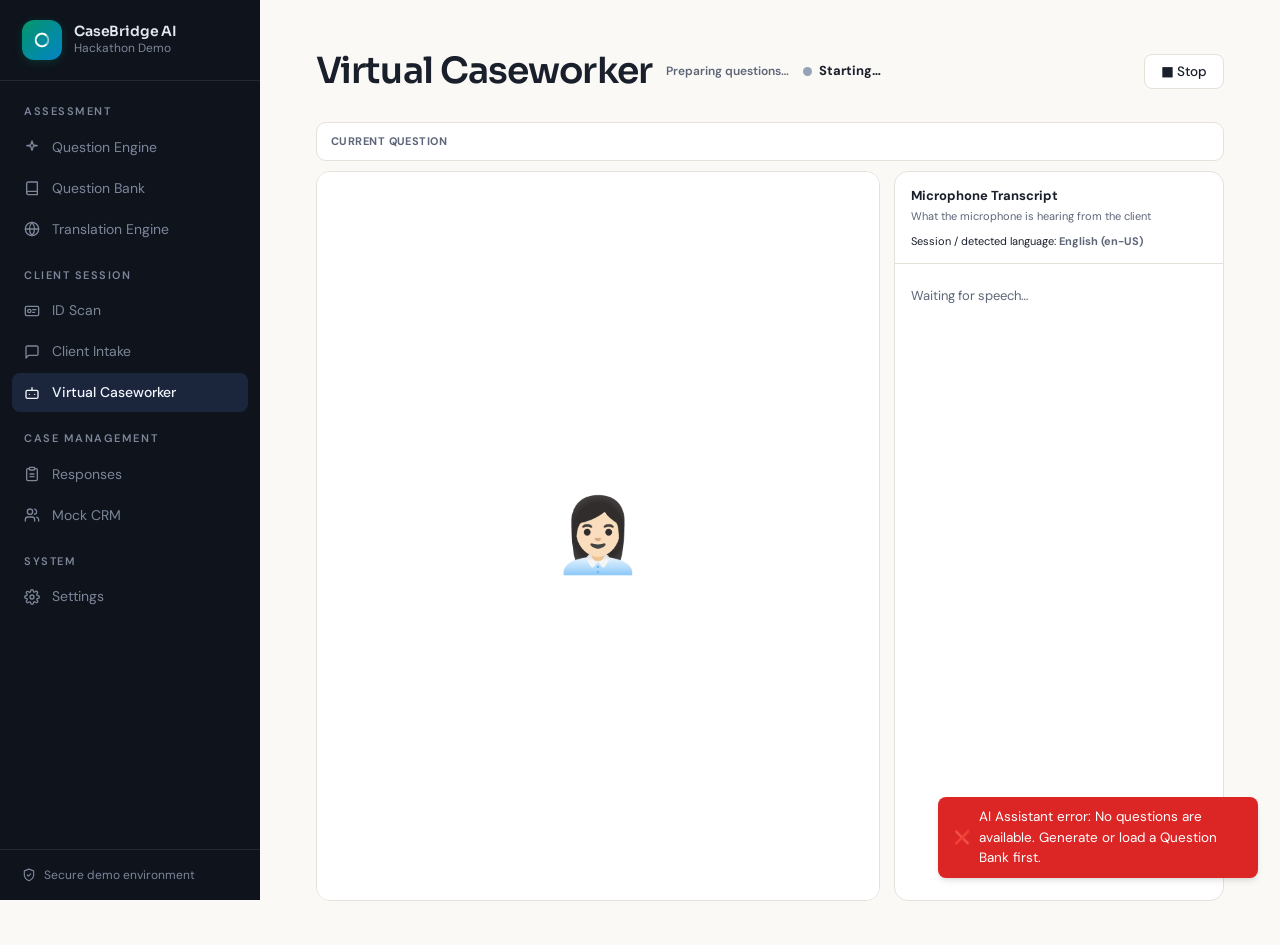
<file: ai-assistant.html>
<!DOCTYPE html>
<html lang="en">

<head>
  <meta charset="UTF-8">
  <meta name="viewport" content="width=device-width, initial-scale=1.0">
  <title>Virtual Caseworker — CaseBridge AI</title>
  <link rel="icon" type="image/svg+xml" href="favicon.svg">
  <link rel="preconnect" href="https://fonts.googleapis.com">
  <link rel="preconnect" href="https://fonts.gstatic.com" crossorigin>
  <link rel="stylesheet"
    href="https://fonts.googleapis.com/css2?family=DM+Sans:wght@400;500;600;700&family=Sora:wght@500;600;700&display=swap">
  <link rel="stylesheet" href="css/app.css?v=57">
</head>

<body data-page="assistant">
  <div class="layout">
    <aside class="sidebar">
      <div class="sidebar-logo">
        <div class="logo-icon">
          <svg viewBox="0 0 32 32" fill="none">
            <path d="M22 8 a10 10 0 1 0 0 16" stroke="#fff" stroke-width="3.2" stroke-linecap="round" fill="none" />
            <path d="M10 8 a10 10 0 1 1 0 16" stroke="#fff" stroke-width="3.2" stroke-linecap="round" fill="none"
              opacity=".55" />
          </svg>
        </div>
        <div>
          <div class="logo-text">CaseBridge AI</div>
          <div class="logo-sub">Hackathon Demo</div>
        </div>
      </div>
      <nav class="nav">
        <div class="nav-section">ASSESSMENT</div>
        <a class="nav-item" href="question-engine.html"><span class="nav-icon"><svg viewBox="0 0 24 24" fill="none"
              stroke="currentColor" stroke-width="2" stroke-linecap="round" stroke-linejoin="round">
              <path d="M12 3l1.9 5.8L20 10l-6.1 1.2L12 17l-1.9-5.8L4 10l6.1-1.2z" />
            </svg></span>Question Engine</a>
        <a class="nav-item" href="question-bank.html"><span class="nav-icon"><svg viewBox="0 0 24 24" fill="none"
              stroke="currentColor" stroke-width="2" stroke-linecap="round" stroke-linejoin="round">
              <path d="M4 19.5A2.5 2.5 0 0 1 6.5 17H20V3H6.5A2.5 2.5 0 0 0 4 5.5z" />
              <path d="M4 19.5A2.5 2.5 0 0 0 6.5 22H20v-5" />
            </svg></span>Question Bank</a>
        <a class="nav-item" href="translation.html"><span class="nav-icon"><svg viewBox="0 0 24 24" fill="none"
              stroke="currentColor" stroke-width="2" stroke-linecap="round" stroke-linejoin="round">
              <circle cx="12" cy="12" r="10" />
              <path d="M2 12h20M12 2a15 15 0 0 1 0 20M12 2a15 15 0 0 0 0 20" />
            </svg></span>Translation Engine</a>
        <div class="nav-section">CLIENT SESSION</div>
        <a class="nav-item" href="id-scan.html"><span class="nav-icon"><svg viewBox="0 0 24 24" fill="none"
              stroke="currentColor" stroke-width="2" stroke-linecap="round" stroke-linejoin="round">
              <rect x="2" y="5" width="20" height="14" rx="2" />
              <circle cx="8" cy="12" r="2.5" />
              <path d="M13 10h5M13 14h3" />
            </svg></span>ID Scan</a>
        <a class="nav-item" href="interview.html"><span class="nav-icon"><svg viewBox="0 0 24 24" fill="none"
              stroke="currentColor" stroke-width="2" stroke-linecap="round" stroke-linejoin="round">
              <path d="M21 15a2 2 0 0 1-2 2H7l-4 4V5a2 2 0 0 1 2-2h14a2 2 0 0 1 2 2z" />
            </svg></span>Client Intake</a>
        <a class="nav-item active" href="ai-assistant.html"><span class="nav-icon"><svg viewBox="0 0 24 24" fill="none"
              stroke="currentColor" stroke-width="2" stroke-linecap="round" stroke-linejoin="round">
              <rect x="3" y="8" width="18" height="12" rx="2" />
              <path d="M12 8V4M8 14h.01M16 14h.01" />
            </svg></span>Virtual Caseworker</a>
        <div class="nav-section">CASE MANAGEMENT</div>
        <a class="nav-item" href="responses.html"><span class="nav-icon"><svg viewBox="0 0 24 24" fill="none"
              stroke="currentColor" stroke-width="2" stroke-linecap="round" stroke-linejoin="round">
              <rect x="8" y="2" width="8" height="4" rx="1" />
              <path d="M16 4h2a2 2 0 0 1 2 2v14a2 2 0 0 1-2 2H6a2 2 0 0 1-2-2V6a2 2 0 0 1 2-2h2M9 12h6M9 16h6" />
            </svg></span>Responses</a>
        <a class="nav-item" href="crm.html"><span class="nav-icon"><svg viewBox="0 0 24 24" fill="none"
              stroke="currentColor" stroke-width="2" stroke-linecap="round" stroke-linejoin="round">
              <path d="M16 21v-2a4 4 0 0 0-4-4H6a4 4 0 0 0-4 4v2" />
              <circle cx="9" cy="7" r="4" />
              <path d="M22 21v-2a4 4 0 0 0-3-3.87" />
              <path d="M16 3.13a4 4 0 0 1 0 7.75" />
            </svg></span>Mock CRM</a>
        <div class="nav-section">SYSTEM</div>
        <a class="nav-item" href="settings.html"><span class="nav-icon"><svg viewBox="0 0 24 24" fill="none"
              stroke="currentColor" stroke-width="2" stroke-linecap="round" stroke-linejoin="round">
              <circle cx="12" cy="12" r="3" />
              <path
                d="M19.4 15a1.7 1.7 0 0 0 .3 1.8l.1.1a2 2 0 1 1-2.8 2.8l-.1-.1a1.7 1.7 0 0 0-1.8-.3 1.7 1.7 0 0 0-1 1.5V21a2 2 0 0 1-4 0v-.1a1.7 1.7 0 0 0-1.1-1.5 1.7 1.7 0 0 0-1.8.3l-.1.1a2 2 0 1 1-2.8-2.8l.1-.1a1.7 1.7 0 0 0 .3-1.8 1.7 1.7 0 0 0-1.5-1H3a2 2 0 0 1 0-4h.1a1.7 1.7 0 0 0 1.5-1.1 1.7 1.7 0 0 0-.3-1.8l-.1-.1a2 2 0 1 1 2.8-2.8l.1.1a1.7 1.7 0 0 0 1.8.3H9a1.7 1.7 0 0 0 1-1.5V3a2 2 0 0 1 4 0v.1a1.7 1.7 0 0 0 1 1.5 1.7 1.7 0 0 0 1.8-.3l.1-.1a2 2 0 1 1 2.8 2.8l-.1.1a1.7 1.7 0 0 0-.3 1.8V9a1.7 1.7 0 0 0 1.5 1H21a2 2 0 0 1 0 4h-.1a1.7 1.7 0 0 0-1.5 1z" />
            </svg></span>Settings</a>
      </nav>
      <div class="sidebar-foot"><svg viewBox="0 0 24 24" fill="none" stroke="currentColor" stroke-width="2"
          stroke-linecap="round" stroke-linejoin="round">
          <path d="M12 22s8-4 8-10V5l-8-3-8 3v7c0 6 8 10 8 10z" />
          <path d="m9 12 2 2 4-4" />
        </svg>Secure demo environment</div>
    </aside>
    <main class="main">
      <section id="sec-assistant">
        <div class="page-header" style="display:flex;align-items:center;justify-content:space-between;gap:14px">
          <div style="display:flex;align-items:center;gap:14px;flex-wrap:wrap">
            <h1 style="margin:0">Virtual Caseworker</h1>
            <span id="aa-progress" style="font-size:12px;color:var(--text-muted);font-weight:600">Preparing
              questions…</span>

            <div style="display:flex;align-items:center;gap:7px">
              <span id="aa-status-dot"
                style="width:9px;height:9px;border-radius:50%;background:#94a3b8;display:inline-block"></span>
              <strong id="aa-status" style="font-size:13px">Starting…</strong>
            </div>
          </div>

          <button id="aa-stop-btn" class="btn btn-secondary" onclick="aaStop()">■ Stop</button>
        </div>

        <div
          style="background:var(--surface);border:1px solid var(--border);border-radius:10px;padding:10px 14px;margin-bottom:10px;display:flex;align-items:center;gap:10px">
          <span
            style="font-size:11px;font-weight:700;color:var(--text-muted);text-transform:uppercase;letter-spacing:.04em">Current
            question</span>
          <span id="aa-current-question" style="font-size:13px;font-weight:600;color:var(--text)"></span>
        </div>

        <div
          style="display:grid;grid-template-columns:minmax(0,1fr) 330px;gap:14px;align-items:stretch;height:calc(100vh - 170px);min-height:650px">
          <div id="aa-remote-video" style="
            width:100%;
            height:100%;
            min-height:650px;
            background:#fff;
            border-radius:14px;
            overflow:hidden;
            position:relative;
            border:1px solid var(--border);
          ">
            <div id="aa-overlay" style="
              position:absolute;
              inset:0;
              display:flex;
              align-items:center;
              justify-content:center;
              background:#fff;
              z-index:2;
            ">
              <div style="font-size:72px">👩🏻‍💼</div>
            </div>
          </div>

          <aside
            style="background:#fff;border:1px solid var(--border);border-radius:14px;display:flex;flex-direction:column;min-height:0;overflow:hidden">
            <div style="padding:14px 16px;border-bottom:1px solid var(--border)">
              <div style="font-size:13px;font-weight:700;color:var(--text)">Microphone Transcript</div>
              <div style="font-size:11px;color:var(--text-muted);margin-top:3px">What the microphone is hearing from the
                client</div>
              <div style="margin-top:8px;font-size:11px">Session / detected language: <strong id="aa-detected-language"
                  style="color:var(--text-muted)">English (en-US)</strong></div>
            </div>
            <div style="padding:14px 16px;display:flex;flex-direction:column;min-height:0;flex:1">
              <div id="aa-transcript-empty" style="font-size:13px;color:var(--text-muted);padding:8px 0">Waiting for
                speech…</div>
              <div id="aa-transcript-live"
                style="display:none;padding:10px 12px;margin-bottom:10px;border-radius:8px;background:#eff6ff;color:#1d4ed8;font-size:14px;line-height:1.5;font-style:italic">
              </div>
              <div id="aa-transcript-final" style="min-height:0;overflow-y:auto;flex:1"></div>
            </div>
          </aside>
        </div>

        <audio id="aa-audio" autoplay playsinline preload="auto" style="display:none"></audio>
      </section>
    </main>
  </div>
  <div class="toast-container" id="toast-container"></div>

  <script src="config.js"></script>
  <script src="js/app.js?v=58"></script>
  <script src="js/gemini-avatar.js?v=53"></script>
  <script src="js/gemini-transcribe.js?v=56"></script>
  <script src="js/gemini-live-stt.js?v=59"></script>
  <script src="js/virtual-caseworker.js?v=60"></script>
</body>

</html>
</file>
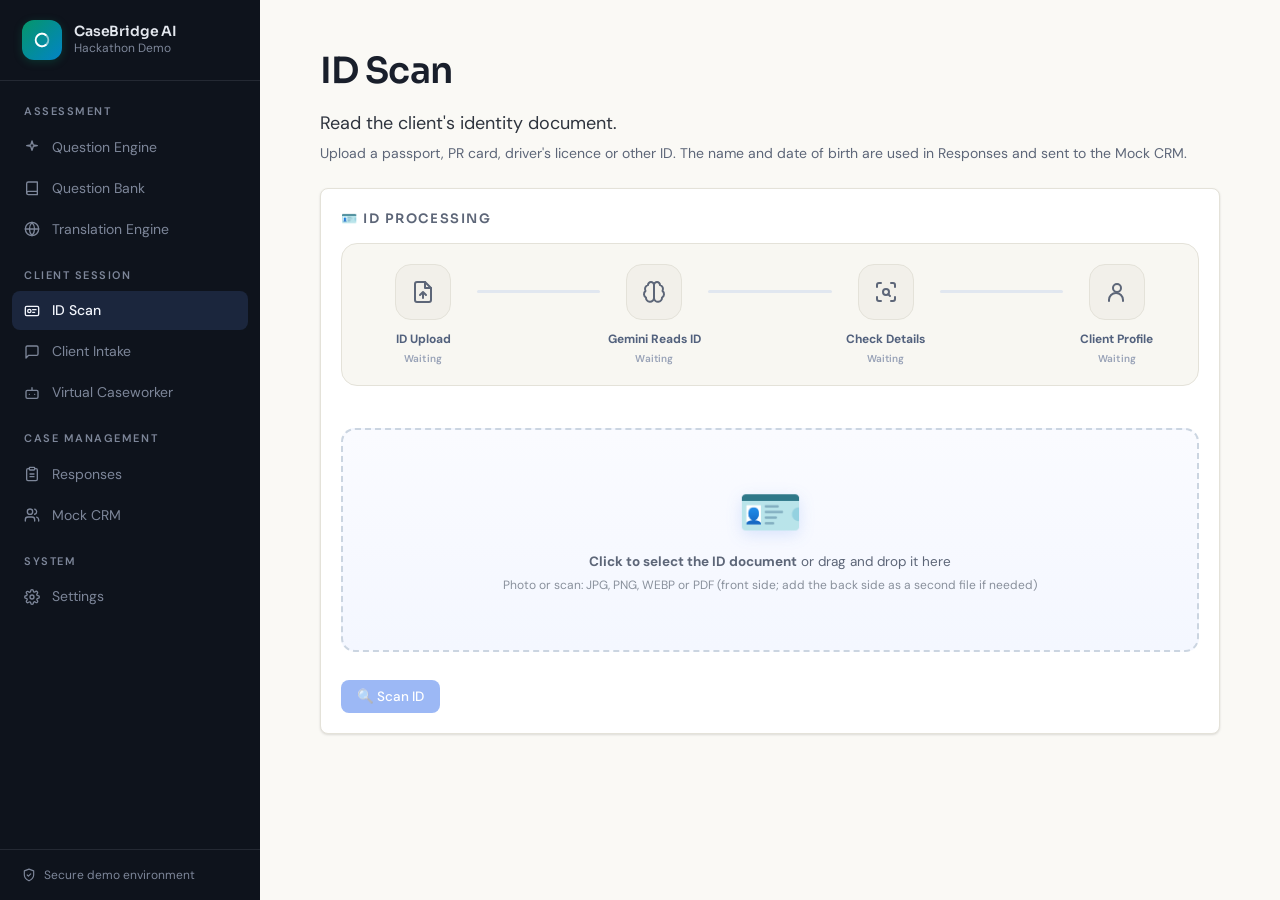
<file: id-scan.html>
<!DOCTYPE html>
<html lang="en">

<head>
  <meta charset="UTF-8">
  <meta name="viewport" content="width=device-width, initial-scale=1.0">
  <title>ID Scan — CaseBridge AI</title>
  <link rel="icon" type="image/svg+xml" href="favicon.svg">
  <link rel="preconnect" href="https://fonts.googleapis.com">
  <link rel="preconnect" href="https://fonts.gstatic.com" crossorigin>
  <link rel="stylesheet"
    href="https://fonts.googleapis.com/css2?family=DM+Sans:wght@400;500;600;700&family=Sora:wght@500;600;700&display=swap">
  <link rel="stylesheet" href="css/app.css">
</head>

<body data-page="id-scan">
  <div class="layout">
    <aside class="sidebar">
      <div class="sidebar-logo">
        <div class="logo-icon">
          <svg viewBox="0 0 32 32" fill="none">
            <path d="M22 8 a10 10 0 1 0 0 16" stroke="#fff" stroke-width="3.2" stroke-linecap="round" fill="none" />
            <path d="M10 8 a10 10 0 1 1 0 16" stroke="#fff" stroke-width="3.2" stroke-linecap="round" fill="none"
              opacity=".55" />
          </svg>
        </div>
        <div>
          <div class="logo-text">CaseBridge AI</div>
          <div class="logo-sub">Hackathon Demo</div>
        </div>
      </div>
      <nav class="nav">
        <div class="nav-section">ASSESSMENT</div>
        <a class="nav-item" href="question-engine.html"><span class="nav-icon"><svg viewBox="0 0 24 24" fill="none"
              stroke="currentColor" stroke-width="2" stroke-linecap="round" stroke-linejoin="round">
              <path d="M12 3l1.9 5.8L20 10l-6.1 1.2L12 17l-1.9-5.8L4 10l6.1-1.2z" />
            </svg></span>Question Engine</a>
        <a class="nav-item" href="question-bank.html"><span class="nav-icon"><svg viewBox="0 0 24 24" fill="none"
              stroke="currentColor" stroke-width="2" stroke-linecap="round" stroke-linejoin="round">
              <path d="M4 19.5A2.5 2.5 0 0 1 6.5 17H20V3H6.5A2.5 2.5 0 0 0 4 5.5z" />
              <path d="M4 19.5A2.5 2.5 0 0 0 6.5 22H20v-5" />
            </svg></span>Question Bank</a>
        <a class="nav-item" href="translation.html"><span class="nav-icon"><svg viewBox="0 0 24 24" fill="none"
              stroke="currentColor" stroke-width="2" stroke-linecap="round" stroke-linejoin="round">
              <circle cx="12" cy="12" r="10" />
              <path d="M2 12h20M12 2a15 15 0 0 1 0 20M12 2a15 15 0 0 0 0 20" />
            </svg></span>Translation Engine</a>
        <div class="nav-section">CLIENT SESSION</div>
        <a class="nav-item active" href="id-scan.html"><span class="nav-icon"><svg viewBox="0 0 24 24" fill="none"
              stroke="currentColor" stroke-width="2" stroke-linecap="round" stroke-linejoin="round">
              <rect x="2" y="5" width="20" height="14" rx="2" />
              <circle cx="8" cy="12" r="2.5" />
              <path d="M13 10h5M13 14h3" />
            </svg></span>ID Scan</a>
        <a class="nav-item" href="interview.html"><span class="nav-icon"><svg viewBox="0 0 24 24" fill="none"
              stroke="currentColor" stroke-width="2" stroke-linecap="round" stroke-linejoin="round">
              <path d="M21 15a2 2 0 0 1-2 2H7l-4 4V5a2 2 0 0 1 2-2h14a2 2 0 0 1 2 2z" />
            </svg></span>Client Intake</a>
        <a class="nav-item" href="ai-assistant.html"><span class="nav-icon"><svg viewBox="0 0 24 24" fill="none"
              stroke="currentColor" stroke-width="2" stroke-linecap="round" stroke-linejoin="round">
              <rect x="3" y="8" width="18" height="12" rx="2" />
              <path d="M12 8V4M8 14h.01M16 14h.01" />
            </svg></span>Virtual Caseworker</a>
        <div class="nav-section">CASE MANAGEMENT</div>
        <a class="nav-item" href="responses.html"><span class="nav-icon"><svg viewBox="0 0 24 24" fill="none"
              stroke="currentColor" stroke-width="2" stroke-linecap="round" stroke-linejoin="round">
              <rect x="8" y="2" width="8" height="4" rx="1" />
              <path d="M16 4h2a2 2 0 0 1 2 2v14a2 2 0 0 1-2 2H6a2 2 0 0 1-2-2V6a2 2 0 0 1 2-2h2M9 12h6M9 16h6" />
            </svg></span>Responses</a>
        <a class="nav-item" href="crm.html"><span class="nav-icon"><svg viewBox="0 0 24 24" fill="none"
              stroke="currentColor" stroke-width="2" stroke-linecap="round" stroke-linejoin="round">
              <path d="M16 21v-2a4 4 0 0 0-4-4H6a4 4 0 0 0-4 4v2" />
              <circle cx="9" cy="7" r="4" />
              <path d="M22 21v-2a4 4 0 0 0-3-3.87" />
              <path d="M16 3.13a4 4 0 0 1 0 7.75" />
            </svg></span>Mock CRM</a>
        <div class="nav-section">SYSTEM</div>
        <a class="nav-item" href="settings.html"><span class="nav-icon"><svg viewBox="0 0 24 24" fill="none"
              stroke="currentColor" stroke-width="2" stroke-linecap="round" stroke-linejoin="round">
              <circle cx="12" cy="12" r="3" />
              <path
                d="M19.4 15a1.7 1.7 0 0 0 .3 1.8l.1.1a2 2 0 1 1-2.8 2.8l-.1-.1a1.7 1.7 0 0 0-1.8-.3 1.7 1.7 0 0 0-1 1.5V21a2 2 0 0 1-4 0v-.1a1.7 1.7 0 0 0-1.1-1.5 1.7 1.7 0 0 0-1.8.3l-.1.1a2 2 0 1 1-2.8-2.8l.1-.1a1.7 1.7 0 0 0 .3-1.8 1.7 1.7 0 0 0-1.5-1H3a2 2 0 0 1 0-4h.1a1.7 1.7 0 0 0 1.5-1.1 1.7 1.7 0 0 0-.3-1.8l-.1-.1a2 2 0 1 1 2.8-2.8l.1.1a1.7 1.7 0 0 0 1.8.3H9a1.7 1.7 0 0 0 1-1.5V3a2 2 0 0 1 4 0v.1a1.7 1.7 0 0 0 1 1.5 1.7 1.7 0 0 0 1.8-.3l.1-.1a2 2 0 1 1 2.8 2.8l-.1.1a1.7 1.7 0 0 0-.3 1.8V9a1.7 1.7 0 0 0 1.5 1H21a2 2 0 0 1 0 4h-.1a1.7 1.7 0 0 0-1.5 1z" />
            </svg></span>Settings</a>
      </nav>
      <div class="sidebar-foot"><svg viewBox="0 0 24 24" fill="none" stroke="currentColor" stroke-width="2"
          stroke-linecap="round" stroke-linejoin="round">
          <path d="M12 22s8-4 8-10V5l-8-3-8 3v7c0 6 8 10 8 10z" />
          <path d="m9 12 2 2 4-4" />
        </svg>Secure demo environment</div>
    </aside>
    <main class="main">
      <section id="sec-id-scan">
        <div class="page-header">
          <h1>ID Scan</h1>
          <p class="page-lead">Read the client's identity document.</p>
          <p class="page-sub">Upload a passport, PR card, driver's licence or other ID. The name and date of birth are
            used in Responses and sent to the Mock CRM.</p>
        </div>

        <div class="card glow-card" id="id-card">
          <span class="glow-halo" aria-hidden="true"></span>
          <div class="card-title">🪪 ID Processing</div>

          <div class="pipeline pipeline-animated" aria-label="ID processing pipeline">
            <div class="pipeline-step" id="id-step-upload">
              <div class="step-icon">
                <svg viewBox="0 0 24 24" aria-hidden="true">
                  <path d="M14 2H6a2 2 0 0 0-2 2v16a2 2 0 0 0 2 2h12a2 2 0 0 0 2-2V8z" />
                  <path d="M14 2v6h6" />
                  <path class="icon-detail" d="M12 18v-6M9 15l3-3 3 3" />
                </svg>
                <span class="step-check">✓</span>
              </div>
              <div class="step-label">ID Upload</div>
              <div class="step-caption">Ready</div>
            </div>
            <div class="pipeline-connector"><span></span></div>
            <div class="pipeline-step" id="id-step-read">
              <div class="step-icon ai-icon">
                <svg viewBox="0 0 24 24" aria-hidden="true">
                  <path class="ai-spark"
                    d="M12 5a3 3 0 1 0-6 .1 4 4 0 0 0-2.5 5.8 4 4 0 0 0 .5 6.6A4 4 0 1 0 12 18zM12 5a3 3 0 1 1 6 .1 4 4 0 0 1 2.5 5.8 4 4 0 0 1-.5 6.6A4 4 0 1 1 12 18z" />
                </svg>
                <span class="ai-orbit"></span>
                <span class="step-check">✓</span>
              </div>
              <div class="step-label">Gemini Reads ID</div>
              <div class="step-caption">Waiting</div>
            </div>
            <div class="pipeline-connector"><span></span></div>
            <div class="pipeline-step" id="id-step-verify">
              <div class="step-icon scan-icon">
                <svg viewBox="0 0 24 24" aria-hidden="true">
                  <path
                    d="M3 7V5a2 2 0 0 1 2-2h2M17 3h2a2 2 0 0 1 2 2v2M21 17v2a2 2 0 0 1-2 2h-2M7 21H5a2 2 0 0 1-2-2v-2" />
                  <g class="scan-lines">
                    <circle cx="12" cy="12" r="3" />
                    <path d="m16 16-1.9-1.9" />
                  </g>
                </svg>
                <span class="scan-beam"></span>
                <span class="step-check">✓</span>
              </div>
              <div class="step-label">Check Details</div>
              <div class="step-caption">Waiting</div>
            </div>
            <div class="pipeline-connector"><span></span></div>
            <div class="pipeline-step" id="id-step-save">
              <div class="step-icon bank-icon">
                <svg viewBox="0 0 24 24" aria-hidden="true">
                  <circle cx="12" cy="8" r="4" />
                  <path d="M4 21v-1a7 7 0 0 1 14 0v1" />
                </svg>
                <span class="save-flash"></span>
                <span class="step-check">✓</span>
              </div>
              <div class="step-label">Client Profile</div>
              <div class="step-caption">Waiting</div>
            </div>
          </div>

          <div class="pipeline-status" id="pipeline-status" data-phase="idle">
            <span class="ps-dot" aria-hidden="true"></span>
            <span class="ps-body" aria-hidden="true"><span class="ps-text"></span><span class="ps-dots"></span></span>
            <span class="ps-sr" role="status" aria-live="polite"></span>
          </div>

          <div class="upload-collapsible" id="upload-collapsible">
            <div class="uc-inner">
              <div class="upload-zone" id="id-upload-zone" onclick="document.getElementById('id-input').click()"
                ondragover="idOnDragOver(event)" ondrop="idOnDrop(event)" ondragleave="idOnDragLeave(event)">
                <div class="upload-icon">🪪</div>
                <p><strong>Click to select the ID document</strong> or drag and drop it here</p>
                <p style="font-size:12px;margin-top:4px;color:var(--text-light)">Photo or scan: JPG, PNG, WEBP or PDF
                  (front side; add the back side as a second file if needed)</p>
                <input type="file" id="id-input"
                  accept=".jpg,.jpeg,.png,.webp,.pdf,image/jpeg,image/png,image/webp,application/pdf" multiple
                  onchange="idOnFileSelect(this)">
              </div>

              <div id="id-file-indicator" style="display:none" class="alert alert-info mt-12">
                <span>📎</span>
                <span id="id-file-label"></span>
              </div>
            </div>
          </div>

          <div class="row mt-12">
            <button class="btn btn-primary" id="btn-id-scan" onclick="idRunScan()" disabled>🔍 Scan ID</button>
            <button class="btn btn-secondary" id="btn-id-clear" onclick="idClear()" style="display:none">✕
              Clear</button>
            <span id="id-status" style="font-size:13px;color:var(--text-muted)"></span>
          </div>
        </div>

        <!-- Extracted details (editable) -->
        <div id="id-result" style="display:none">
          <div class="card">
            <div class="row-between" style="margin-bottom:12px;align-items:flex-start">
              <div class="card-title" style="margin-bottom:0">✅ Extracted ID Details</div>
              <div id="id-badges" style="display:flex;gap:6px;flex-wrap:wrap"></div>
            </div>
            <div style="display:grid;grid-template-columns:minmax(0,1fr) 240px;gap:18px;align-items:start"
              class="id-result-grid">
              <div class="settings-grid" id="id-fields"></div>
              <div id="id-preview" class="id-preview"></div>
            </div>
            <div id="id-warnings" style="margin-top:10px"></div>
            <hr class="divider">
            <div class="row">
              <button class="btn btn-success" onclick="idSaveEdits(true)">💾 Save &amp; Continue to Client
                Intake</button>
              <button class="btn btn-secondary" onclick="idSaveEdits(false)">Save changes</button>
              <span style="font-size:12px;color:var(--text-muted)">Name and date of birth are used in Responses and the
                Mock CRM. The ID image itself is not stored.</span>
            </div>
          </div>
        </div>
      </section>
    </main>
  </div>
  <div class="toast-container" id="toast-container"></div>

  <script src="config.js"></script>
  <script src="js/app.js?v=58"></script>
  <script src="js/id-scan.js?v=51"></script>
</body>

</html>
</file>
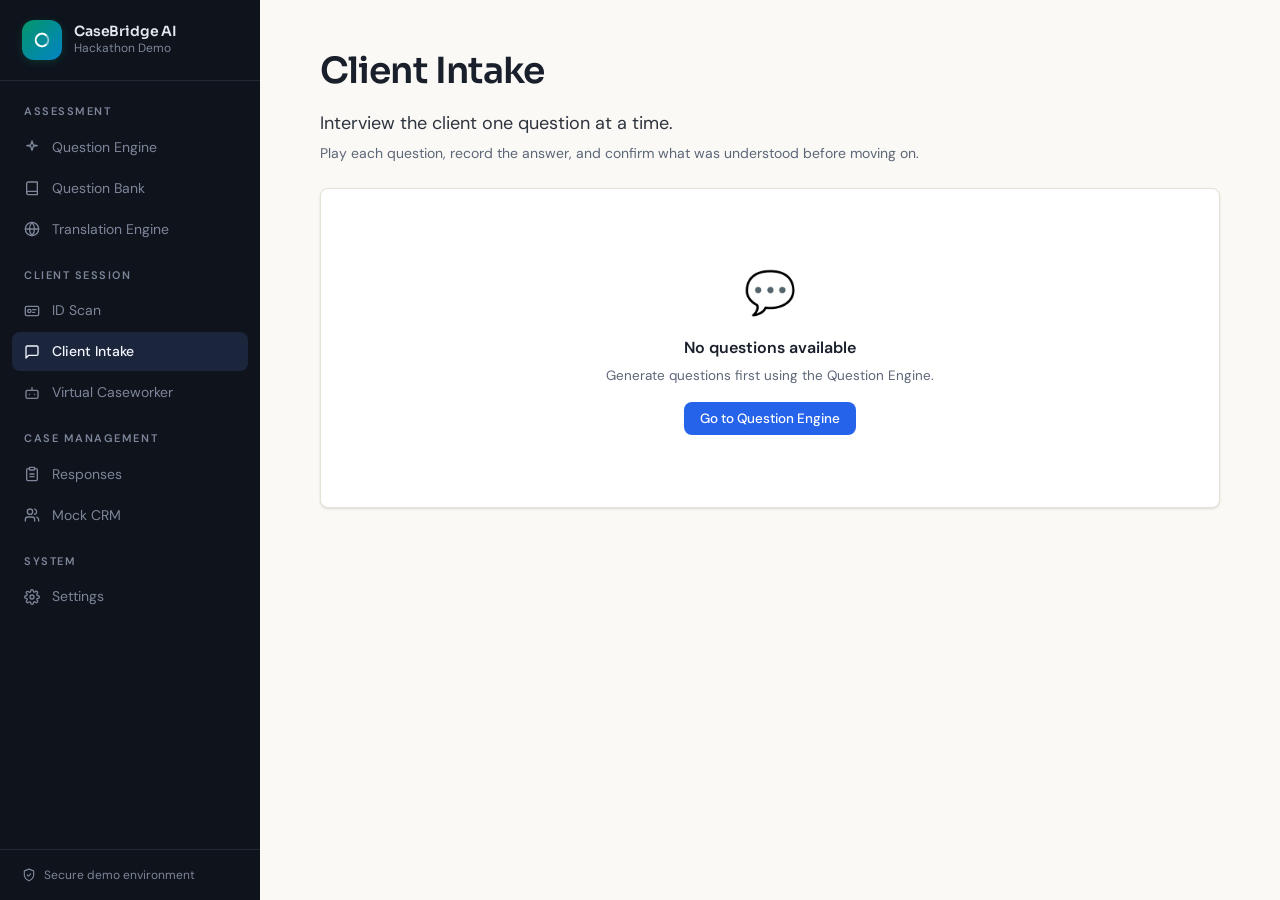
<file: interview.html>
<!DOCTYPE html>
<html lang="en">

<head>
  <meta charset="UTF-8">
  <meta name="viewport" content="width=device-width, initial-scale=1.0">
  <title>Client Intake — CaseBridge AI</title>
  <link rel="icon" type="image/svg+xml" href="favicon.svg">
  <link rel="preconnect" href="https://fonts.googleapis.com">
  <link rel="preconnect" href="https://fonts.gstatic.com" crossorigin>
  <link rel="stylesheet"
    href="https://fonts.googleapis.com/css2?family=DM+Sans:wght@400;500;600;700&family=Sora:wght@500;600;700&display=swap">
  <link rel="stylesheet" href="css/app.css">
</head>

<body data-page="conversation">
  <div class="layout">
    <aside class="sidebar">
      <div class="sidebar-logo">
        <div class="logo-icon">
          <svg viewBox="0 0 32 32" fill="none">
            <path d="M22 8 a10 10 0 1 0 0 16" stroke="#fff" stroke-width="3.2" stroke-linecap="round" fill="none" />
            <path d="M10 8 a10 10 0 1 1 0 16" stroke="#fff" stroke-width="3.2" stroke-linecap="round" fill="none"
              opacity=".55" />
          </svg>
        </div>
        <div>
          <div class="logo-text">CaseBridge AI</div>
          <div class="logo-sub">Hackathon Demo</div>
        </div>
      </div>
      <nav class="nav">
        <div class="nav-section">ASSESSMENT</div>
        <a class="nav-item" href="question-engine.html"><span class="nav-icon"><svg viewBox="0 0 24 24" fill="none"
              stroke="currentColor" stroke-width="2" stroke-linecap="round" stroke-linejoin="round">
              <path d="M12 3l1.9 5.8L20 10l-6.1 1.2L12 17l-1.9-5.8L4 10l6.1-1.2z" />
            </svg></span>Question Engine</a>
        <a class="nav-item" href="question-bank.html"><span class="nav-icon"><svg viewBox="0 0 24 24" fill="none"
              stroke="currentColor" stroke-width="2" stroke-linecap="round" stroke-linejoin="round">
              <path d="M4 19.5A2.5 2.5 0 0 1 6.5 17H20V3H6.5A2.5 2.5 0 0 0 4 5.5z" />
              <path d="M4 19.5A2.5 2.5 0 0 0 6.5 22H20v-5" />
            </svg></span>Question Bank</a>
        <a class="nav-item" href="translation.html"><span class="nav-icon"><svg viewBox="0 0 24 24" fill="none"
              stroke="currentColor" stroke-width="2" stroke-linecap="round" stroke-linejoin="round">
              <circle cx="12" cy="12" r="10" />
              <path d="M2 12h20M12 2a15 15 0 0 1 0 20M12 2a15 15 0 0 0 0 20" />
            </svg></span>Translation Engine</a>
        <div class="nav-section">CLIENT SESSION</div>
        <a class="nav-item" href="id-scan.html"><span class="nav-icon"><svg viewBox="0 0 24 24" fill="none"
              stroke="currentColor" stroke-width="2" stroke-linecap="round" stroke-linejoin="round">
              <rect x="2" y="5" width="20" height="14" rx="2" />
              <circle cx="8" cy="12" r="2.5" />
              <path d="M13 10h5M13 14h3" />
            </svg></span>ID Scan</a>
        <a class="nav-item active" href="interview.html"><span class="nav-icon"><svg viewBox="0 0 24 24" fill="none"
              stroke="currentColor" stroke-width="2" stroke-linecap="round" stroke-linejoin="round">
              <path d="M21 15a2 2 0 0 1-2 2H7l-4 4V5a2 2 0 0 1 2-2h14a2 2 0 0 1 2 2z" />
            </svg></span>Client Intake</a>
        <a class="nav-item" href="ai-assistant.html"><span class="nav-icon"><svg viewBox="0 0 24 24" fill="none"
              stroke="currentColor" stroke-width="2" stroke-linecap="round" stroke-linejoin="round">
              <rect x="3" y="8" width="18" height="12" rx="2" />
              <path d="M12 8V4M8 14h.01M16 14h.01" />
            </svg></span>Virtual Caseworker</a>
        <div class="nav-section">CASE MANAGEMENT</div>
        <a class="nav-item" href="responses.html"><span class="nav-icon"><svg viewBox="0 0 24 24" fill="none"
              stroke="currentColor" stroke-width="2" stroke-linecap="round" stroke-linejoin="round">
              <rect x="8" y="2" width="8" height="4" rx="1" />
              <path d="M16 4h2a2 2 0 0 1 2 2v14a2 2 0 0 1-2 2H6a2 2 0 0 1-2-2V6a2 2 0 0 1 2-2h2M9 12h6M9 16h6" />
            </svg></span>Responses</a>
        <a class="nav-item" href="crm.html"><span class="nav-icon"><svg viewBox="0 0 24 24" fill="none"
              stroke="currentColor" stroke-width="2" stroke-linecap="round" stroke-linejoin="round">
              <path d="M16 21v-2a4 4 0 0 0-4-4H6a4 4 0 0 0-4 4v2" />
              <circle cx="9" cy="7" r="4" />
              <path d="M22 21v-2a4 4 0 0 0-3-3.87" />
              <path d="M16 3.13a4 4 0 0 1 0 7.75" />
            </svg></span>Mock CRM</a>
        <div class="nav-section">SYSTEM</div>
        <a class="nav-item" href="settings.html"><span class="nav-icon"><svg viewBox="0 0 24 24" fill="none"
              stroke="currentColor" stroke-width="2" stroke-linecap="round" stroke-linejoin="round">
              <circle cx="12" cy="12" r="3" />
              <path
                d="M19.4 15a1.7 1.7 0 0 0 .3 1.8l.1.1a2 2 0 1 1-2.8 2.8l-.1-.1a1.7 1.7 0 0 0-1.8-.3 1.7 1.7 0 0 0-1 1.5V21a2 2 0 0 1-4 0v-.1a1.7 1.7 0 0 0-1.1-1.5 1.7 1.7 0 0 0-1.8.3l-.1.1a2 2 0 1 1-2.8-2.8l.1-.1a1.7 1.7 0 0 0 .3-1.8 1.7 1.7 0 0 0-1.5-1H3a2 2 0 0 1 0-4h.1a1.7 1.7 0 0 0 1.5-1.1 1.7 1.7 0 0 0-.3-1.8l-.1-.1a2 2 0 1 1 2.8-2.8l.1.1a1.7 1.7 0 0 0 1.8.3H9a1.7 1.7 0 0 0 1-1.5V3a2 2 0 0 1 4 0v.1a1.7 1.7 0 0 0 1 1.5 1.7 1.7 0 0 0 1.8-.3l.1-.1a2 2 0 1 1 2.8 2.8l-.1.1a1.7 1.7 0 0 0-.3 1.8V9a1.7 1.7 0 0 0 1.5 1H21a2 2 0 0 1 0 4h-.1a1.7 1.7 0 0 0-1.5 1z" />
            </svg></span>Settings</a>
      </nav>
      <div class="sidebar-foot"><svg viewBox="0 0 24 24" fill="none" stroke="currentColor" stroke-width="2"
          stroke-linecap="round" stroke-linejoin="round">
          <path d="M12 22s8-4 8-10V5l-8-3-8 3v7c0 6 8 10 8 10z" />
          <path d="m9 12 2 2 4-4" />
        </svg>Secure demo environment</div>
    </aside>
    <main class="main">
      <section id="sec-conversation">
        <div class="page-header">
          <h1>Client Intake</h1>
          <p class="page-lead">Interview the client one question at a time.</p>
          <p class="page-sub">Play each question, record the answer, and confirm what was understood before moving on.
          </p>
        </div>
        <div id="conversation-content"></div>
      </section>
    </main>
  </div>
  <div class="toast-container" id="toast-container"></div>

  <script src="config.js"></script>
  <script src="js/app.js?v=58"></script>
  <script src="js/gemini-transcribe.js?v=56"></script>
  <script src="js/gemini-live-stt.js?v=59"></script>
  <script src="js/client-intake.js?v=53"></script>
</body>

</html>
</file>
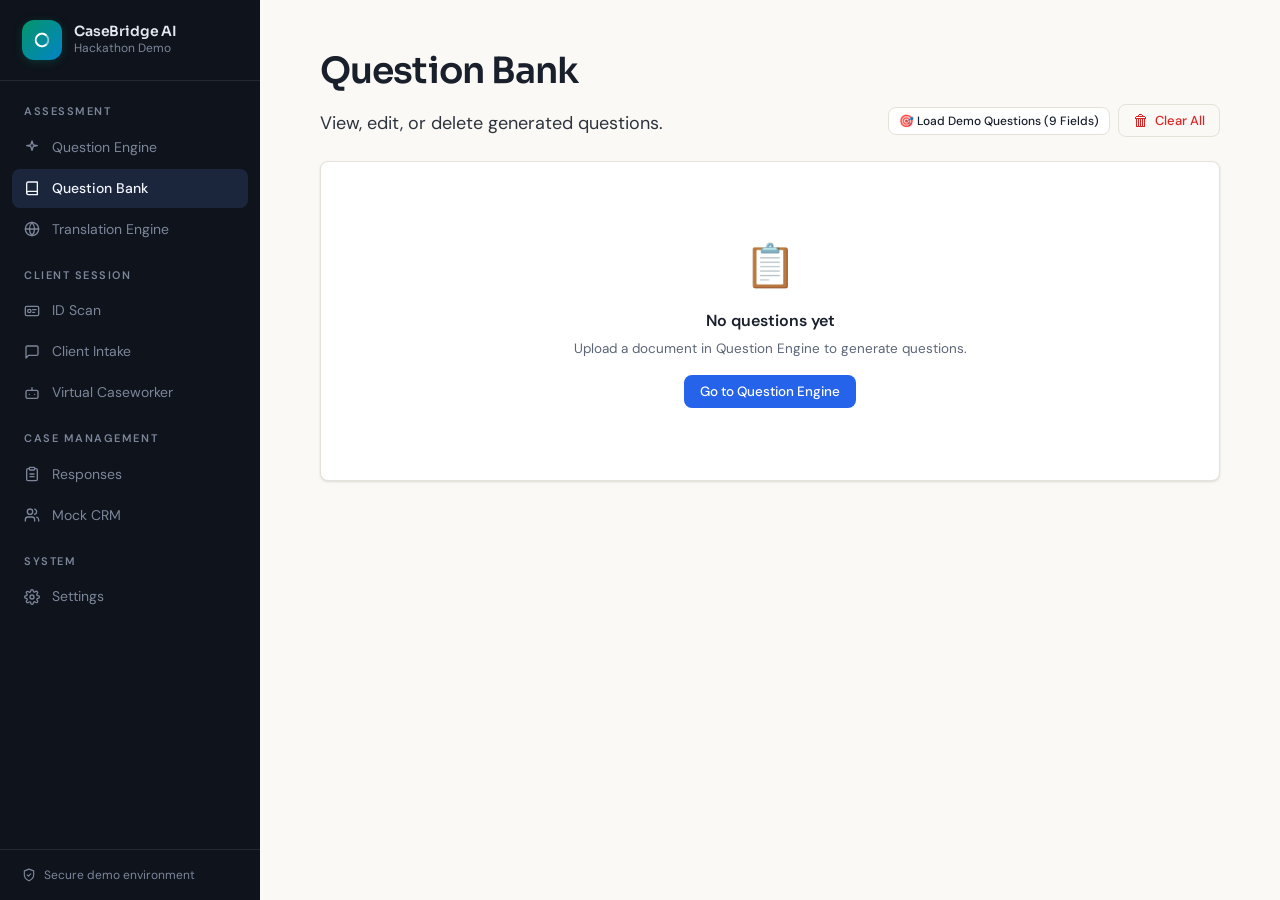
<file: question-bank.html>
<!DOCTYPE html>
<html lang="en">

<head>
  <meta charset="UTF-8">
  <meta name="viewport" content="width=device-width, initial-scale=1.0">
  <title>Question Bank — CaseBridge AI</title>
  <link rel="icon" type="image/svg+xml" href="favicon.svg">
  <link rel="preconnect" href="https://fonts.googleapis.com">
  <link rel="preconnect" href="https://fonts.gstatic.com" crossorigin>
  <link rel="stylesheet"
    href="https://fonts.googleapis.com/css2?family=DM+Sans:wght@400;500;600;700&family=Sora:wght@500;600;700&display=swap">
  <link rel="stylesheet" href="css/app.css">
</head>

<body data-page="question-bank">
  <div class="layout">
    <aside class="sidebar">
      <div class="sidebar-logo">
        <div class="logo-icon">
          <svg viewBox="0 0 32 32" fill="none">
            <path d="M22 8 a10 10 0 1 0 0 16" stroke="#fff" stroke-width="3.2" stroke-linecap="round" fill="none" />
            <path d="M10 8 a10 10 0 1 1 0 16" stroke="#fff" stroke-width="3.2" stroke-linecap="round" fill="none"
              opacity=".55" />
          </svg>
        </div>
        <div>
          <div class="logo-text">CaseBridge AI</div>
          <div class="logo-sub">Hackathon Demo</div>
        </div>
      </div>
      <nav class="nav">
        <div class="nav-section">ASSESSMENT</div>
        <a class="nav-item" href="question-engine.html"><span class="nav-icon"><svg viewBox="0 0 24 24" fill="none"
              stroke="currentColor" stroke-width="2" stroke-linecap="round" stroke-linejoin="round">
              <path d="M12 3l1.9 5.8L20 10l-6.1 1.2L12 17l-1.9-5.8L4 10l6.1-1.2z" />
            </svg></span>Question Engine</a>
        <a class="nav-item active" href="question-bank.html"><span class="nav-icon"><svg viewBox="0 0 24 24" fill="none"
              stroke="currentColor" stroke-width="2" stroke-linecap="round" stroke-linejoin="round">
              <path d="M4 19.5A2.5 2.5 0 0 1 6.5 17H20V3H6.5A2.5 2.5 0 0 0 4 5.5z" />
              <path d="M4 19.5A2.5 2.5 0 0 0 6.5 22H20v-5" />
            </svg></span>Question Bank</a>
        <a class="nav-item" href="translation.html"><span class="nav-icon"><svg viewBox="0 0 24 24" fill="none"
              stroke="currentColor" stroke-width="2" stroke-linecap="round" stroke-linejoin="round">
              <circle cx="12" cy="12" r="10" />
              <path d="M2 12h20M12 2a15 15 0 0 1 0 20M12 2a15 15 0 0 0 0 20" />
            </svg></span>Translation Engine</a>
        <div class="nav-section">CLIENT SESSION</div>
        <a class="nav-item" href="id-scan.html"><span class="nav-icon"><svg viewBox="0 0 24 24" fill="none"
              stroke="currentColor" stroke-width="2" stroke-linecap="round" stroke-linejoin="round">
              <rect x="2" y="5" width="20" height="14" rx="2" />
              <circle cx="8" cy="12" r="2.5" />
              <path d="M13 10h5M13 14h3" />
            </svg></span>ID Scan</a>
        <a class="nav-item" href="interview.html"><span class="nav-icon"><svg viewBox="0 0 24 24" fill="none"
              stroke="currentColor" stroke-width="2" stroke-linecap="round" stroke-linejoin="round">
              <path d="M21 15a2 2 0 0 1-2 2H7l-4 4V5a2 2 0 0 1 2-2h14a2 2 0 0 1 2 2z" />
            </svg></span>Client Intake</a>
        <a class="nav-item" href="ai-assistant.html"><span class="nav-icon"><svg viewBox="0 0 24 24" fill="none"
              stroke="currentColor" stroke-width="2" stroke-linecap="round" stroke-linejoin="round">
              <rect x="3" y="8" width="18" height="12" rx="2" />
              <path d="M12 8V4M8 14h.01M16 14h.01" />
            </svg></span>Virtual Caseworker</a>
        <div class="nav-section">CASE MANAGEMENT</div>
        <a class="nav-item" href="responses.html"><span class="nav-icon"><svg viewBox="0 0 24 24" fill="none"
              stroke="currentColor" stroke-width="2" stroke-linecap="round" stroke-linejoin="round">
              <rect x="8" y="2" width="8" height="4" rx="1" />
              <path d="M16 4h2a2 2 0 0 1 2 2v14a2 2 0 0 1-2 2H6a2 2 0 0 1-2-2V6a2 2 0 0 1 2-2h2M9 12h6M9 16h6" />
            </svg></span>Responses</a>
        <a class="nav-item" href="crm.html"><span class="nav-icon"><svg viewBox="0 0 24 24" fill="none"
              stroke="currentColor" stroke-width="2" stroke-linecap="round" stroke-linejoin="round">
              <path d="M16 21v-2a4 4 0 0 0-4-4H6a4 4 0 0 0-4 4v2" />
              <circle cx="9" cy="7" r="4" />
              <path d="M22 21v-2a4 4 0 0 0-3-3.87" />
              <path d="M16 3.13a4 4 0 0 1 0 7.75" />
            </svg></span>Mock CRM</a>
        <div class="nav-section">SYSTEM</div>
        <a class="nav-item" href="settings.html"><span class="nav-icon"><svg viewBox="0 0 24 24" fill="none"
              stroke="currentColor" stroke-width="2" stroke-linecap="round" stroke-linejoin="round">
              <circle cx="12" cy="12" r="3" />
              <path
                d="M19.4 15a1.7 1.7 0 0 0 .3 1.8l.1.1a2 2 0 1 1-2.8 2.8l-.1-.1a1.7 1.7 0 0 0-1.8-.3 1.7 1.7 0 0 0-1 1.5V21a2 2 0 0 1-4 0v-.1a1.7 1.7 0 0 0-1.1-1.5 1.7 1.7 0 0 0-1.8.3l-.1.1a2 2 0 1 1-2.8-2.8l.1-.1a1.7 1.7 0 0 0 .3-1.8 1.7 1.7 0 0 0-1.5-1H3a2 2 0 0 1 0-4h.1a1.7 1.7 0 0 0 1.5-1.1 1.7 1.7 0 0 0-.3-1.8l-.1-.1a2 2 0 1 1 2.8-2.8l.1.1a1.7 1.7 0 0 0 1.8.3H9a1.7 1.7 0 0 0 1-1.5V3a2 2 0 0 1 4 0v.1a1.7 1.7 0 0 0 1 1.5 1.7 1.7 0 0 0 1.8-.3l.1-.1a2 2 0 1 1 2.8 2.8l-.1.1a1.7 1.7 0 0 0-.3 1.8V9a1.7 1.7 0 0 0 1.5 1H21a2 2 0 0 1 0 4h-.1a1.7 1.7 0 0 0-1.5 1z" />
            </svg></span>Settings</a>
      </nav>
      <div class="sidebar-foot"><svg viewBox="0 0 24 24" fill="none" stroke="currentColor" stroke-width="2"
          stroke-linecap="round" stroke-linejoin="round">
          <path d="M12 22s8-4 8-10V5l-8-3-8 3v7c0 6 8 10 8 10z" />
          <path d="m9 12 2 2 4-4" />
        </svg>Secure demo environment</div>
    </aside>
    <main class="main">
      <section id="sec-question-bank">
        <div class="page-header row-between">
          <div>
            <h1>Question Bank</h1>
            <p class="page-lead">View, edit, or delete generated questions.</p>
          </div>
          <div class="row" style="gap:8px">
            <button class="btn btn-secondary btn-sm" onclick="loadDemoIntakeQuestions()">🎯 Load Demo Questions (9
              Fields)</button>
            <button class="btn btn-danger btn-sm qb-clear-all" onclick="clearAllQuestions()"><span
                class="btn-ico">🗑</span> Clear All</button>
          </div>
        </div>
        <div id="question-bank-content"></div>
      </section>
    </main>
  </div>
  <div class="toast-container" id="toast-container"></div>
  <!-- ═══ EDIT QUESTION MODAL ════════════════════════════════ -->
  <div id="edit-q-modal"
    style="display:none;position:fixed;inset:0;background:rgba(0,0,0,.45);z-index:999;align-items:center;justify-content:center">
    <div
      style="background:#fff;border-radius:12px;padding:28px;width:min(560px,92vw);box-shadow:0 20px 60px rgba(0,0,0,.25)">
      <div style="font-size:15px;font-weight:700;margin-bottom:16px;color:var(--text)">✏️ Edit Question</div>
      <textarea id="edit-q-textarea" rows="4"
        style="width:100%;border:1.5px solid var(--border);border-radius:8px;padding:10px 12px;font-size:13.5px;font-family:inherit;resize:vertical;box-sizing:border-box;outline:none"
        placeholder="Enter question text…"></textarea>
      <div style="font-size:12px;color:var(--text-muted);margin-top:6px">Expected answer / hint:</div>
      <input id="edit-q-hint" type="text"
        style="width:100%;border:1px solid var(--border);border-radius:6px;padding:7px 10px;font-size:13px;font-family:inherit;margin-top:4px;box-sizing:border-box;outline:none"
        placeholder="Expected answer format or hint…">
      <input type="hidden" id="edit-q-id">
      <div style="display:flex;gap:10px;margin-top:18px;justify-content:flex-end">
        <button class="btn btn-secondary btn-sm" onclick="closeEditModal()" style="padding:7px 18px">Cancel</button>
        <button class="btn btn-primary btn-sm" onclick="saveEditQ()" style="padding:7px 20px">Save</button>
      </div>
    </div>
  </div>
  <script src="config.js"></script>
  <script src="js/app.js?v=58"></script>
</body>

</html>
</file>
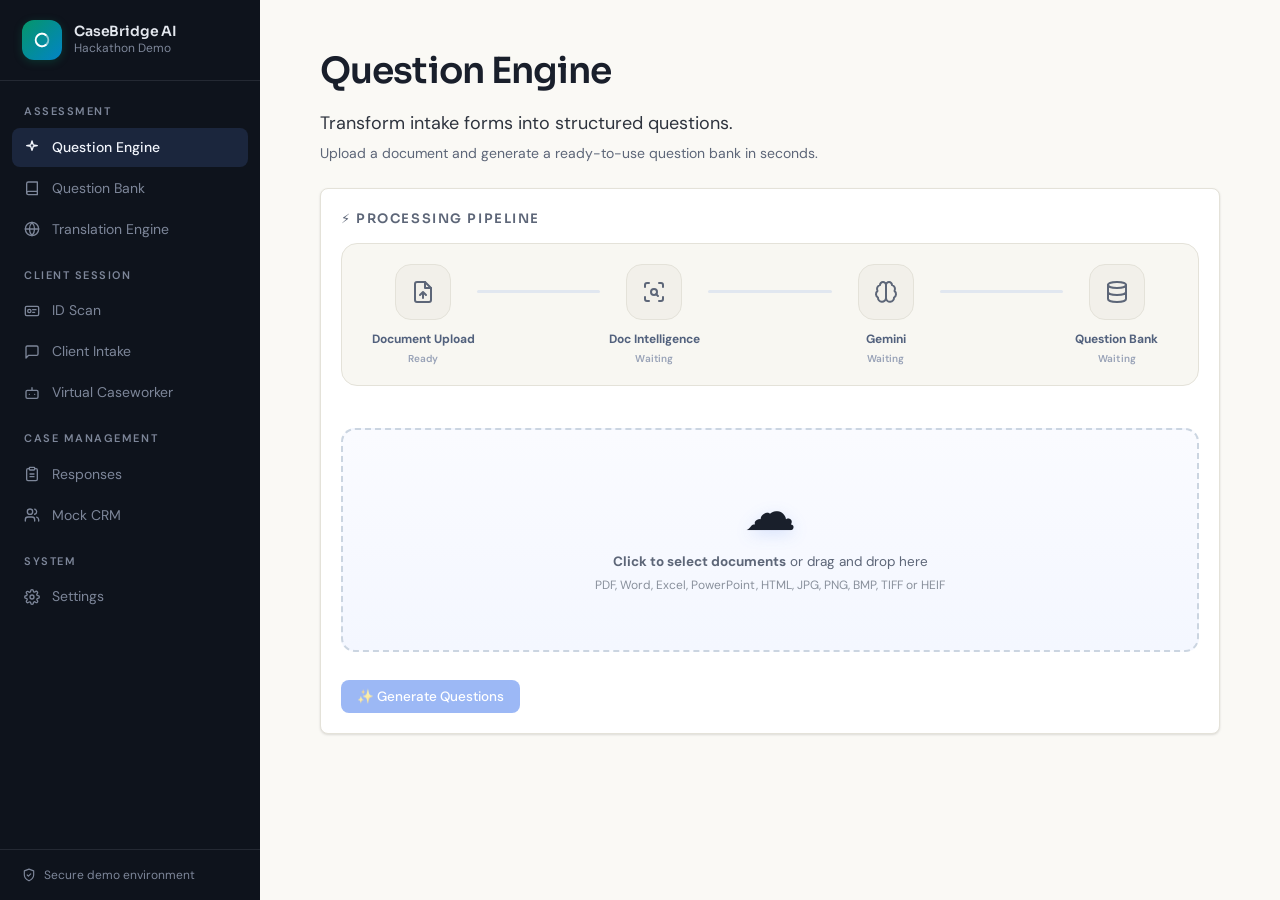
<file: question-engine.html>
<!DOCTYPE html>
<html lang="en">

<head>
  <meta charset="UTF-8">
  <meta name="viewport" content="width=device-width, initial-scale=1.0">
  <title>Question Engine — CaseBridge AI</title>
  <link rel="icon" type="image/svg+xml" href="favicon.svg">
  <link rel="preconnect" href="https://fonts.googleapis.com">
  <link rel="preconnect" href="https://fonts.gstatic.com" crossorigin>
  <link rel="stylesheet"
    href="https://fonts.googleapis.com/css2?family=DM+Sans:wght@400;500;600;700&family=Sora:wght@500;600;700&display=swap">
  <link rel="stylesheet" href="css/app.css">
</head>

<body data-page="question-engine">
  <div class="layout">
    <aside class="sidebar">
      <div class="sidebar-logo">
        <div class="logo-icon">
          <svg viewBox="0 0 32 32" fill="none">
            <path d="M22 8 a10 10 0 1 0 0 16" stroke="#fff" stroke-width="3.2" stroke-linecap="round" fill="none" />
            <path d="M10 8 a10 10 0 1 1 0 16" stroke="#fff" stroke-width="3.2" stroke-linecap="round" fill="none"
              opacity=".55" />
          </svg>
        </div>
        <div>
          <div class="logo-text">CaseBridge AI</div>
          <div class="logo-sub">Hackathon Demo</div>
        </div>
      </div>
      <nav class="nav">
        <div class="nav-section">ASSESSMENT</div>
        <a class="nav-item active" href="question-engine.html"><span class="nav-icon"><svg viewBox="0 0 24 24"
              fill="none" stroke="currentColor" stroke-width="2" stroke-linecap="round" stroke-linejoin="round">
              <path d="M12 3l1.9 5.8L20 10l-6.1 1.2L12 17l-1.9-5.8L4 10l6.1-1.2z" />
            </svg></span>Question Engine</a>
        <a class="nav-item" href="question-bank.html"><span class="nav-icon"><svg viewBox="0 0 24 24" fill="none"
              stroke="currentColor" stroke-width="2" stroke-linecap="round" stroke-linejoin="round">
              <path d="M4 19.5A2.5 2.5 0 0 1 6.5 17H20V3H6.5A2.5 2.5 0 0 0 4 5.5z" />
              <path d="M4 19.5A2.5 2.5 0 0 0 6.5 22H20v-5" />
            </svg></span>Question Bank</a>
        <a class="nav-item" href="translation.html"><span class="nav-icon"><svg viewBox="0 0 24 24" fill="none"
              stroke="currentColor" stroke-width="2" stroke-linecap="round" stroke-linejoin="round">
              <circle cx="12" cy="12" r="10" />
              <path d="M2 12h20M12 2a15 15 0 0 1 0 20M12 2a15 15 0 0 0 0 20" />
            </svg></span>Translation Engine</a>
        <div class="nav-section">CLIENT SESSION</div>
        <a class="nav-item" href="id-scan.html"><span class="nav-icon"><svg viewBox="0 0 24 24" fill="none"
              stroke="currentColor" stroke-width="2" stroke-linecap="round" stroke-linejoin="round">
              <rect x="2" y="5" width="20" height="14" rx="2" />
              <circle cx="8" cy="12" r="2.5" />
              <path d="M13 10h5M13 14h3" />
            </svg></span>ID Scan</a>
        <a class="nav-item" href="interview.html"><span class="nav-icon"><svg viewBox="0 0 24 24" fill="none"
              stroke="currentColor" stroke-width="2" stroke-linecap="round" stroke-linejoin="round">
              <path d="M21 15a2 2 0 0 1-2 2H7l-4 4V5a2 2 0 0 1 2-2h14a2 2 0 0 1 2 2z" />
            </svg></span>Client Intake</a>
        <a class="nav-item" href="ai-assistant.html"><span class="nav-icon"><svg viewBox="0 0 24 24" fill="none"
              stroke="currentColor" stroke-width="2" stroke-linecap="round" stroke-linejoin="round">
              <rect x="3" y="8" width="18" height="12" rx="2" />
              <path d="M12 8V4M8 14h.01M16 14h.01" />
            </svg></span>Virtual Caseworker</a>
        <div class="nav-section">CASE MANAGEMENT</div>
        <a class="nav-item" href="responses.html"><span class="nav-icon"><svg viewBox="0 0 24 24" fill="none"
              stroke="currentColor" stroke-width="2" stroke-linecap="round" stroke-linejoin="round">
              <rect x="8" y="2" width="8" height="4" rx="1" />
              <path d="M16 4h2a2 2 0 0 1 2 2v14a2 2 0 0 1-2 2H6a2 2 0 0 1-2-2V6a2 2 0 0 1 2-2h2M9 12h6M9 16h6" />
            </svg></span>Responses</a>
        <a class="nav-item" href="crm.html"><span class="nav-icon"><svg viewBox="0 0 24 24" fill="none"
              stroke="currentColor" stroke-width="2" stroke-linecap="round" stroke-linejoin="round">
              <path d="M16 21v-2a4 4 0 0 0-4-4H6a4 4 0 0 0-4 4v2" />
              <circle cx="9" cy="7" r="4" />
              <path d="M22 21v-2a4 4 0 0 0-3-3.87" />
              <path d="M16 3.13a4 4 0 0 1 0 7.75" />
            </svg></span>Mock CRM</a>
        <div class="nav-section">SYSTEM</div>
        <a class="nav-item" href="settings.html"><span class="nav-icon"><svg viewBox="0 0 24 24" fill="none"
              stroke="currentColor" stroke-width="2" stroke-linecap="round" stroke-linejoin="round">
              <circle cx="12" cy="12" r="3" />
              <path
                d="M19.4 15a1.7 1.7 0 0 0 .3 1.8l.1.1a2 2 0 1 1-2.8 2.8l-.1-.1a1.7 1.7 0 0 0-1.8-.3 1.7 1.7 0 0 0-1 1.5V21a2 2 0 0 1-4 0v-.1a1.7 1.7 0 0 0-1.1-1.5 1.7 1.7 0 0 0-1.8.3l-.1.1a2 2 0 1 1-2.8-2.8l.1-.1a1.7 1.7 0 0 0 .3-1.8 1.7 1.7 0 0 0-1.5-1H3a2 2 0 0 1 0-4h.1a1.7 1.7 0 0 0 1.5-1.1 1.7 1.7 0 0 0-.3-1.8l-.1-.1a2 2 0 1 1 2.8-2.8l.1.1a1.7 1.7 0 0 0 1.8.3H9a1.7 1.7 0 0 0 1-1.5V3a2 2 0 0 1 4 0v.1a1.7 1.7 0 0 0 1 1.5 1.7 1.7 0 0 0 1.8-.3l.1-.1a2 2 0 1 1 2.8 2.8l-.1.1a1.7 1.7 0 0 0-.3 1.8V9a1.7 1.7 0 0 0 1.5 1H21a2 2 0 0 1 0 4h-.1a1.7 1.7 0 0 0-1.5 1z" />
            </svg></span>Settings</a>
      </nav>
      <div class="sidebar-foot"><svg viewBox="0 0 24 24" fill="none" stroke="currentColor" stroke-width="2"
          stroke-linecap="round" stroke-linejoin="round">
          <path d="M12 22s8-4 8-10V5l-8-3-8 3v7c0 6 8 10 8 10z" />
          <path d="m9 12 2 2 4-4" />
        </svg>Secure demo environment</div>
    </aside>
    <main class="main">
      <section id="sec-question-engine">
        <div class="page-header">
          <h1>Question Engine</h1>
          <p class="page-lead">Transform intake forms into structured questions.</p>
          <p class="page-sub">Upload a document and generate a ready-to-use question bank in seconds.</p>
        </div>

        <div class="card glow-card" id="engine-card">
          <span class="glow-halo" aria-hidden="true"></span>
          <div class="card-title">⚡ Processing Pipeline</div>

          <!-- Animated processing pipeline -->
          <div class="pipeline pipeline-animated" aria-label="Question processing pipeline">
            <div class="pipeline-step" id="step-upload">
              <div class="step-icon">
                <svg viewBox="0 0 24 24" aria-hidden="true">
                  <path d="M14 2H6a2 2 0 0 0-2 2v16a2 2 0 0 0 2 2h12a2 2 0 0 0 2-2V8z" />
                  <path d="M14 2v6h6" />
                  <path class="icon-detail" d="M12 18v-6M9 15l3-3 3 3" />
                </svg>
                <span class="step-check">✓</span>
              </div>
              <div class="step-label">Document Upload</div>
              <div class="step-caption">Ready</div>
            </div>
            <div class="pipeline-connector"><span></span></div>
            <div class="pipeline-step" id="step-di">
              <div class="step-icon scan-icon">
                <svg viewBox="0 0 24 24" aria-hidden="true">
                  <path
                    d="M3 7V5a2 2 0 0 1 2-2h2M17 3h2a2 2 0 0 1 2 2v2M21 17v2a2 2 0 0 1-2 2h-2M7 21H5a2 2 0 0 1-2-2v-2" />
                  <g class="scan-lines">
                    <circle cx="12" cy="12" r="3" />
                    <path d="m16 16-1.9-1.9" />
                  </g>
                </svg>
                <span class="scan-beam"></span>
                <span class="step-check">✓</span>
              </div>
              <div class="step-label">Doc Intelligence</div>
              <div class="step-caption">Waiting</div>
            </div>
            <div class="pipeline-connector"><span></span></div>
            <div class="pipeline-step" id="step-gpt">
              <div class="step-icon ai-icon">
                <svg viewBox="0 0 24 24" aria-hidden="true">
                  <path class="ai-spark"
                    d="M12 5a3 3 0 1 0-6 .1 4 4 0 0 0-2.5 5.8 4 4 0 0 0 .5 6.6A4 4 0 1 0 12 18zM12 5a3 3 0 1 1 6 .1 4 4 0 0 1 2.5 5.8 4 4 0 0 1-.5 6.6A4 4 0 1 1 12 18z" />
                </svg>
                <span class="ai-orbit"></span>
                <span class="step-check">✓</span>
              </div>
              <div class="step-label">Gemini</div>
              <div class="step-caption">Waiting</div>
            </div>
            <div class="pipeline-connector"><span></span></div>
            <div class="pipeline-step" id="step-save">
              <div class="step-icon bank-icon">
                <svg viewBox="0 0 24 24" aria-hidden="true">
                  <ellipse cx="12" cy="5" rx="9" ry="3" />
                  <path d="M3 5v14a9 3 0 0 0 18 0V5M3 12a9 3 0 0 0 18 0" />
                </svg>
                <span class="save-flash"></span>
                <span class="step-check">✓</span>
              </div>
              <div class="step-label">Question Bank</div>
              <div class="step-caption">Waiting</div>
            </div>
          </div>

          <!-- Live status line: one friendly message, driven by the real processing phase -->
          <div class="pipeline-status" id="pipeline-status" data-phase="idle">
            <span class="ps-dot" aria-hidden="true"></span>
            <span class="ps-body" aria-hidden="true"><span class="ps-text"></span><span class="ps-dots"></span></span>
            <span class="ps-sr" role="status" aria-live="polite"></span>
          </div>

          <!-- Upload area: folds up after questions are generated; Clear brings it back -->
          <div class="upload-collapsible" id="upload-collapsible">
            <div class="uc-inner">
              <!-- Upload zone -->
              <div class="upload-zone" id="upload-zone" onclick="document.getElementById('document-input').click()"
                ondragover="onDragOver(event)" ondrop="onDrop(event)" ondragleave="onDragLeave(event)">
                <div class="upload-icon">☁️</div>
                <p><strong>Click to select documents</strong> or drag and drop here</p>
                <p style="font-size:12px;margin-top:4px;color:var(--text-light)">PDF, Word, Excel, PowerPoint, HTML,
                  JPG, PNG, BMP, TIFF or HEIF</p>
                <input type="file" id="document-input"
                  accept=".pdf,.docx,.xlsx,.pptx,.html,.htm,.jpg,.jpeg,.png,.bmp,.tif,.tiff,.heif,application/pdf,application/vnd.openxmlformats-officedocument.wordprocessingml.document,application/vnd.openxmlformats-officedocument.spreadsheetml.sheet,application/vnd.openxmlformats-officedocument.presentationml.presentation,text/html,image/jpeg,image/png,image/bmp,image/tiff,image/heif"
                  multiple onchange="onFileSelect(this)">
              </div>

              <!-- Selected files indicator -->
              <div id="file-indicator" style="display:none" class="alert alert-info mt-12">
                <span>📎</span>
                <span id="file-name-label"></span>
              </div>
            </div>
          </div>

          <!-- Technical log: hidden for normal users. Still collects messages for
             troubleshooting; open this page with ?debug in the URL to show it. -->
          <div id="log-console" class="log-console" style="display:none"></div>

          <!-- Actions -->
          <div class="row mt-12">
            <button class="btn btn-primary" id="btn-generate" onclick="runPipeline()" disabled>
              ✨ Generate Questions
            </button>
            <button class="btn btn-secondary" id="btn-clear-file" onclick="clearFile()" style="display:none">
              ✕ Clear
            </button>
            <span id="engine-status" style="font-size:13px;color:var(--text-muted)"></span>
          </div>
        </div>

        <!-- Results preview (shown after generation) -->
        <div id="engine-result" style="display:none">
          <div class="card">
            <div class="card-title">✅ Generated Questions (preview)</div>
            <div id="engine-result-list" class="question-list"></div>
            <hr class="divider">
            <div class="row">
              <button class="btn btn-success" onclick="show('question-bank')">📋 Open Question Bank</button>
              <button class="btn btn-secondary" onclick="show('conversation')">💬 Start Conversation</button>
            </div>
          </div>
        </div>
      </section>
    </main>
  </div>
  <div class="toast-container" id="toast-container"></div>

  <script src="config.js"></script>
  <script src="js/app.js?v=58"></script>
</body>

</html>
</file>
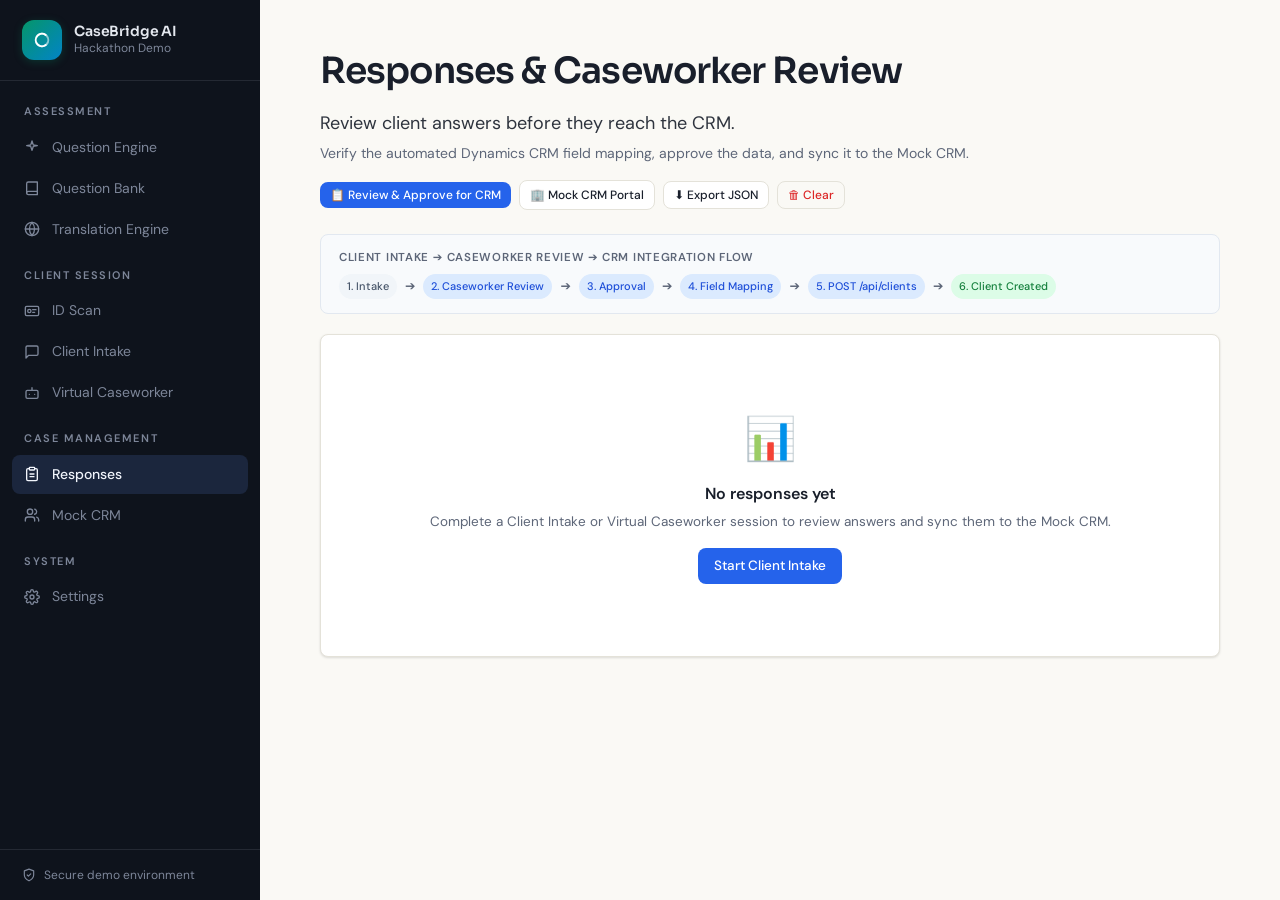
<file: responses.html>
<!DOCTYPE html>
<html lang="en">

<head>
  <meta charset="UTF-8">
  <meta name="viewport" content="width=device-width, initial-scale=1.0">
  <title>Responses & CRM Sync — CaseBridge AI</title>
  <link rel="icon" type="image/svg+xml" href="favicon.svg">
  <link rel="preconnect" href="https://fonts.googleapis.com">
  <link rel="preconnect" href="https://fonts.gstatic.com" crossorigin>
  <link rel="stylesheet"
    href="https://fonts.googleapis.com/css2?family=DM+Sans:wght@400;500;600;700&family=Sora:wght@500;600;700&display=swap">
  <link rel="stylesheet" href="css/app.css">
  <style>
    .crm-flow-banner {
      background: #f8fafc;
      border: 1px solid #e2e8f0;
      border-radius: var(--radius);
      padding: 14px 18px;
      margin-bottom: 20px;
    }

    .crm-flow-steps {
      display: flex;
      align-items: center;
      gap: 8px;
      flex-wrap: wrap;
      font-size: 12.5px;
      font-weight: 500;
    }

    .crm-field-grid {
      display: grid;
      grid-template-columns: repeat(auto-fit, minmax(260px, 1fr));
      gap: 12px;
      margin-top: 12px;
    }

    .crm-field-card {
      background: #f8fafc;
      border: 1px solid #e2e8f0;
      border-radius: 8px;
      padding: 12px 14px;
      font-size: 13px;
    }

    .crm-field-label {
      font-size: 11px;
      font-weight: 600;
      text-transform: uppercase;
      letter-spacing: 0.05em;
      color: var(--text-muted);
      display: flex;
      justify-content: space-between;
      align-items: center;
      margin-bottom: 4px;
    }

    .crm-target-tag {
      font-family: monospace;
      font-size: 11px;
      color: #2563eb;
      background: #eff6ff;
      padding: 1px 6px;
      border-radius: 4px;
    }

    .crm-field-val {
      font-weight: 600;
      color: var(--text);
      word-break: break-word;
    }

    .crm-json-box {
      background: #0f172a;
      color: #e2e8f0;
      font-family: ui-monospace, SFMono-Regular, Menlo, Monaco, Consolas, monospace;
      font-size: 12px;
      line-height: 1.5;
      padding: 12px 14px;
      border-radius: 8px;
      overflow-x: auto;
      max-height: 280px;
      white-space: pre-wrap;
      word-break: break-word;
    }

    .mapping-table {
      width: 100%;
      border-collapse: collapse;
      font-size: 12px;
    }

    .mapping-table th {
      background: #f1f5f9;
      padding: 6px 10px;
      text-align: left;
      font-weight: 600;
      color: #475569;
      border-bottom: 1px solid #e2e8f0;
    }

    .mapping-table td {
      padding: 6px 10px;
      border-bottom: 1px solid #f1f5f9;
    }
  </style>
</head>

<body data-page="responses">
  <div class="layout">
    <aside class="sidebar">
      <div class="sidebar-logo">
        <div class="logo-icon">
          <svg viewBox="0 0 32 32" fill="none">
            <path d="M22 8 a10 10 0 1 0 0 16" stroke="#fff" stroke-width="3.2" stroke-linecap="round" fill="none" />
            <path d="M10 8 a10 10 0 1 1 0 16" stroke="#fff" stroke-width="3.2" stroke-linecap="round" fill="none"
              opacity=".55" />
          </svg>
        </div>
        <div>
          <div class="logo-text">CaseBridge AI</div>
          <div class="logo-sub">Hackathon Demo</div>
        </div>
      </div>
      <nav class="nav">
        <div class="nav-section">ASSESSMENT</div>
        <a class="nav-item" href="question-engine.html"><span class="nav-icon"><svg viewBox="0 0 24 24" fill="none"
              stroke="currentColor" stroke-width="2" stroke-linecap="round" stroke-linejoin="round">
              <path d="M12 3l1.9 5.8L20 10l-6.1 1.2L12 17l-1.9-5.8L4 10l6.1-1.2z" />
            </svg></span>Question Engine</a>
        <a class="nav-item" href="question-bank.html"><span class="nav-icon"><svg viewBox="0 0 24 24" fill="none"
              stroke="currentColor" stroke-width="2" stroke-linecap="round" stroke-linejoin="round">
              <path d="M4 19.5A2.5 2.5 0 0 1 6.5 17H20V3H6.5A2.5 2.5 0 0 0 4 5.5z" />
              <path d="M4 19.5A2.5 2.5 0 0 0 6.5 22H20v-5" />
            </svg></span>Question Bank</a>
        <a class="nav-item" href="translation.html"><span class="nav-icon"><svg viewBox="0 0 24 24" fill="none"
              stroke="currentColor" stroke-width="2" stroke-linecap="round" stroke-linejoin="round">
              <circle cx="12" cy="12" r="10" />
              <path d="M2 12h20M12 2a15 15 0 0 1 0 20M12 2a15 15 0 0 0 0 20" />
            </svg></span>Translation Engine</a>
        <div class="nav-section">CLIENT SESSION</div>
        <a class="nav-item" href="id-scan.html"><span class="nav-icon"><svg viewBox="0 0 24 24" fill="none"
              stroke="currentColor" stroke-width="2" stroke-linecap="round" stroke-linejoin="round">
              <rect x="2" y="5" width="20" height="14" rx="2" />
              <circle cx="8" cy="12" r="2.5" />
              <path d="M13 10h5M13 14h3" />
            </svg></span>ID Scan</a>
        <a class="nav-item" href="interview.html"><span class="nav-icon"><svg viewBox="0 0 24 24" fill="none"
              stroke="currentColor" stroke-width="2" stroke-linecap="round" stroke-linejoin="round">
              <path d="M21 15a2 2 0 0 1-2 2H7l-4 4V5a2 2 0 0 1 2-2h14a2 2 0 0 1 2 2z" />
            </svg></span>Client Intake</a>
        <a class="nav-item" href="ai-assistant.html"><span class="nav-icon"><svg viewBox="0 0 24 24" fill="none"
              stroke="currentColor" stroke-width="2" stroke-linecap="round" stroke-linejoin="round">
              <rect x="3" y="8" width="18" height="12" rx="2" />
              <path d="M12 8V4M8 14h.01M16 14h.01" />
            </svg></span>Virtual Caseworker</a>
        <div class="nav-section">CASE MANAGEMENT</div>
        <a class="nav-item active" href="responses.html"><span class="nav-icon"><svg viewBox="0 0 24 24" fill="none"
              stroke="currentColor" stroke-width="2" stroke-linecap="round" stroke-linejoin="round">
              <rect x="8" y="2" width="8" height="4" rx="1" />
              <path d="M16 4h2a2 2 0 0 1 2 2v14a2 2 0 0 1-2 2H6a2 2 0 0 1-2-2V6a2 2 0 0 1 2-2h2M9 12h6M9 16h6" />
            </svg></span>Responses</a>
        <a class="nav-item" href="crm.html"><span class="nav-icon"><svg viewBox="0 0 24 24" fill="none"
              stroke="currentColor" stroke-width="2" stroke-linecap="round" stroke-linejoin="round">
              <path d="M16 21v-2a4 4 0 0 0-4-4H6a4 4 0 0 0-4 4v2" />
              <circle cx="9" cy="7" r="4" />
              <path d="M22 21v-2a4 4 0 0 0-3-3.87" />
              <path d="M16 3.13a4 4 0 0 1 0 7.75" />
            </svg></span>Mock CRM</a>
        <div class="nav-section">SYSTEM</div>
        <a class="nav-item" href="settings.html"><span class="nav-icon"><svg viewBox="0 0 24 24" fill="none"
              stroke="currentColor" stroke-width="2" stroke-linecap="round" stroke-linejoin="round">
              <circle cx="12" cy="12" r="3" />
              <path
                d="M19.4 15a1.7 1.7 0 0 0 .3 1.8l.1.1a2 2 0 1 1-2.8 2.8l-.1-.1a1.7 1.7 0 0 0-1.8-.3 1.7 1.7 0 0 0-1 1.5V21a2 2 0 0 1-4 0v-.1a1.7 1.7 0 0 0-1.1-1.5 1.7 1.7 0 0 0-1.8.3l-.1.1a2 2 0 1 1-2.8-2.8l.1-.1a1.7 1.7 0 0 0 .3-1.8 1.7 1.7 0 0 0-1.5-1H3a2 2 0 0 1 0-4h.1a1.7 1.7 0 0 0 1.5-1.1 1.7 1.7 0 0 0-.3-1.8l-.1-.1a2 2 0 1 1 2.8-2.8l.1.1a1.7 1.7 0 0 0 1.8.3H9a1.7 1.7 0 0 0 1-1.5V3a2 2 0 0 1 4 0v.1a1.7 1.7 0 0 0 1 1.5 1.7 1.7 0 0 0 1.8-.3l.1-.1a2 2 0 1 1 2.8 2.8l-.1.1a1.7 1.7 0 0 0-.3 1.8V9a1.7 1.7 0 0 0 1.5 1H21a2 2 0 0 1 0 4h-.1a1.7 1.7 0 0 0-1.5 1z" />
            </svg></span>Settings</a>
      </nav>
      <div class="sidebar-foot"><svg viewBox="0 0 24 24" fill="none" stroke="currentColor" stroke-width="2"
          stroke-linecap="round" stroke-linejoin="round">
          <path d="M12 22s8-4 8-10V5l-8-3-8 3v7c0 6 8 10 8 10z" />
          <path d="m9 12 2 2 4-4" />
        </svg>Secure demo environment</div>
    </aside>

    <main class="main">
      <section id="sec-responses">
        <div class="page-header row-between">
          <div>
            <h1>Responses &amp; Caseworker Review</h1>
            <p class="page-lead">Review client answers before they reach the CRM.</p>
            <p class="page-sub">Verify the automated Dynamics CRM field mapping, approve the data, and sync it to the
              Mock CRM.</p>
          </div>
          <div class="row" style="gap:8px">
            <button class="btn btn-primary btn-sm" onclick="openCaseworkerReviewModal()">
              📋 Review & Approve for CRM
            </button>
            <a class="btn btn-secondary btn-sm" href="crm.html">
              🏢 Mock CRM Portal
            </a>
            <button class="btn btn-secondary btn-sm" onclick="exportResponses()">⬇ Export JSON</button>
            <button class="btn btn-danger btn-sm" onclick="clearAllResponses()">🗑 Clear</button>
          </div>
        </div>

        <!-- Demo Workflow Pipeline Indicator -->
        <div class="crm-flow-banner">
          <div
            style="font-size:11.5px;font-weight:600;color:var(--text-muted);text-transform:uppercase;letter-spacing:0.06em;margin-bottom:8px">
            Client Intake ➔ Caseworker Review ➔ CRM Integration Flow
          </div>
          <div class="crm-flow-steps">
            <span class="badge badge-gray" style="padding:4px 8px">1. Intake</span>
            <span style="color:var(--text-muted)">➔</span>
            <span class="badge badge-blue" style="padding:4px 8px">2. Caseworker Review</span>
            <span style="color:var(--text-muted)">➔</span>
            <span class="badge badge-blue" style="padding:4px 8px">3. Approval</span>
            <span style="color:var(--text-muted)">➔</span>
            <span class="badge badge-blue" style="padding:4px 8px">4. Field Mapping</span>
            <span style="color:var(--text-muted)">➔</span>
            <span class="badge badge-blue" style="padding:4px 8px">5. POST /api/clients</span>
            <span style="color:var(--text-muted)">➔</span>
            <span class="badge badge-green" style="padding:4px 8px">6. Client Created</span>
          </div>
        </div>

        <!-- Caseworker Review & CRM Integration Status Panel -->
        <div id="caseworker-crm-panel"></div>

        <!-- Table of Raw Responses -->
        <div id="responses-content"></div>
      </section>
    </main>
  </div>

  <!-- ═══ CASEWORKER REVIEW & FIELD MAPPING MODAL ════════════════ -->
  <div id="caseworker-review-modal"
    style="display:none;position:fixed;inset:0;background:rgba(0,0,0,0.5);z-index:999;align-items:center;justify-content:center">
    <div
      style="background:#fff;border-radius:12px;padding:24px 28px;width:min(940px,96vw);max-height:92vh;box-shadow:0 20px 60px rgba(0,0,0,0.25);display:flex;flex-direction:column">
      <div class="row-between" style="margin-bottom:14px;border-bottom:1px solid var(--border);padding-bottom:12px">
        <div>
          <div style="font-size:17px;font-weight:700;display:flex;align-items:center;gap:8px">
            <span>📋 Caseworker Review & Approval</span>
            <span class="badge badge-blue">Dynamics 365 CRM Sync</span>
          </div>
          <div style="font-size:12.5px;color:var(--text-muted);margin-top:3px">
            Verify and adjust client answers, confirm automated field mapping, and approve synchronization to the Mock
            CRM.
          </div>
        </div>
        <button class="btn btn-secondary btn-sm" onclick="closeCaseworkerReviewModal()">✕ Close</button>
      </div>

      <!-- 2 Column Body: Left=Editable Fields, Right=Mapping Table & Payload -->
      <div style="display:grid;grid-template-columns:1fr 1fr;gap:20px;overflow-y:auto;flex:1;padding-right:4px">
        <!-- Left Column: 9 Intake Fields Review & Edit -->
        <div>
          <div
            style="font-size:13px;font-weight:700;color:var(--text);margin-bottom:10px;display:flex;align-items:center;gap:6px">
            <span>✏️ Intake Data Verification</span>
            <span style="font-size:11px;color:var(--text-muted);font-weight:normal">(Editable by Caseworker)</span>
          </div>

          <div style="display:flex;flex-direction:column;gap:10px">
            <div class="form-group" style="margin-bottom:0">
              <label style="font-size:11.5px;display:flex;justify-content:space-between">
                <span>Full Name</span>
                <span class="crm-target-tag">fullname</span>
              </label>
              <input type="text" id="cr-name" oninput="updateReviewPayloadPreview()"
                style="font-size:13px;padding:6px 10px">
            </div>

            <div class="form-group" style="margin-bottom:0">
              <label style="font-size:11.5px;display:flex;justify-content:space-between">
                <span>Date of Birth</span>
                <span class="crm-target-tag">birthdate</span>
              </label>
              <input type="text" id="cr-dob" oninput="updateReviewPayloadPreview()" placeholder="YYYY-MM-DD"
                style="font-size:13px;padding:6px 10px">
            </div>

            <div class="form-group" style="margin-bottom:0">
              <label style="font-size:11.5px;display:flex;justify-content:space-between">
                <span>First Arrival Date in Canada</span>
                <span class="crm-target-tag">firstarrivaldate</span>
              </label>
              <input type="text" id="cr-arrival" oninput="updateReviewPayloadPreview()" placeholder="YYYY-MM-DD or date"
                style="font-size:13px;padding:6px 10px">
            </div>

            <div style="display:grid;grid-template-columns:2fr 1fr;gap:8px">
              <div class="form-group" style="margin-bottom:0">
                <label style="font-size:11.5px;display:flex;justify-content:space-between">
                  <span>Street Name</span>
                  <span class="crm-target-tag">address1_line1</span>
                </label>
                <input type="text" id="cr-street" oninput="updateReviewPayloadPreview()"
                  style="font-size:13px;padding:6px 10px">
              </div>
              <div class="form-group" style="margin-bottom:0">
                <label style="font-size:11.5px;display:flex;justify-content:space-between">
                  <span>Unit Number</span>
                  <span class="crm-target-tag">address1_line2</span>
                </label>
                <input type="text" id="cr-unit" oninput="updateReviewPayloadPreview()" placeholder="Apt / Suite"
                  style="font-size:13px;padding:6px 10px">
              </div>
            </div>

            <div style="display:grid;grid-template-columns:1fr 1fr;gap:8px">
              <div class="form-group" style="margin-bottom:0">
                <label style="font-size:11.5px;display:flex;justify-content:space-between">
                  <span>City</span>
                  <span class="crm-target-tag">address1_city</span>
                </label>
                <input type="text" id="cr-city" oninput="updateReviewPayloadPreview()"
                  style="font-size:13px;padding:6px 10px">
              </div>
              <div class="form-group" style="margin-bottom:0">
                <label style="font-size:11.5px;display:flex;justify-content:space-between">
                  <span>Province</span>
                  <span class="crm-target-tag">address1_stateorprovince</span>
                </label>
                <input type="text" id="cr-province" oninput="updateReviewPayloadPreview()"
                  style="font-size:13px;padding:6px 10px">
              </div>
            </div>

            <div style="display:grid;grid-template-columns:1fr 1fr;gap:8px">
              <div class="form-group" style="margin-bottom:0">
                <label style="font-size:11.5px;display:flex;justify-content:space-between">
                  <span>Postal Code</span>
                  <span class="crm-target-tag">address1_postalcode</span>
                </label>
                <input type="text" id="cr-postal" oninput="updateReviewPayloadPreview()"
                  style="font-size:13px;padding:6px 10px">
              </div>
              <div class="form-group" style="margin-bottom:0">
                <label style="font-size:11.5px;display:flex;justify-content:space-between">
                  <span>Country</span>
                  <span class="crm-target-tag">address1_country</span>
                </label>
                <input type="text" id="cr-country" oninput="updateReviewPayloadPreview()" value="Canada"
                  style="font-size:13px;padding:6px 10px">
              </div>
            </div>

            <div style="display:grid;grid-template-columns:1fr 1fr;gap:8px">
              <div class="form-group" style="margin-bottom:0">
                <label style="font-size:11.5px;display:flex;justify-content:space-between">
                  <span>Marital Status</span>
                  <span class="crm-target-tag">familystatuscode</span>
                </label>
                <input type="text" id="cr-marital" oninput="updateReviewPayloadPreview()"
                  placeholder="Married, Single, etc." style="font-size:13px;padding:6px 10px">
              </div>
              <div class="form-group" style="margin-bottom:0">
                <label style="font-size:11.5px;display:flex;justify-content:space-between">
                  <span>Number of Children</span>
                  <span class="crm-target-tag">numberofchildren</span>
                </label>
                <input type="number" min="0" id="cr-children" oninput="updateReviewPayloadPreview()"
                  style="font-size:13px;padding:6px 10px">
              </div>
            </div>
          </div>
        </div>

        <!-- Right Column: Dynamics CRM Field Mapping & JSON Preview -->
        <div style="display:flex;flex-direction:column">
          <div style="font-size:13px;font-weight:700;color:var(--text);margin-bottom:8px">
            🗺️ Dynamics CRM Field Mapping
          </div>
          <div style="border:1px solid #e2e8f0;border-radius:8px;overflow:hidden;margin-bottom:12px">
            <table class="mapping-table">
              <thead>
                <tr>
                  <th>Intake Field</th>
                  <th>Target CRM Field</th>
                  <th>Mapped Value</th>
                </tr>
              </thead>
              <tbody id="cr-mapping-tbody"></tbody>
            </table>
          </div>

          <div style="font-size:13px;font-weight:700;color:var(--text);margin-bottom:6px">
            📦 Payload Preview (POST /api/clients)
          </div>
          <div class="crm-json-box" id="cr-json-preview" style="flex:1;min-height:160px"></div>
        </div>
      </div>

      <!-- Modal Footer -->
      <div class="row-between" style="margin-top:16px;border-top:1px solid var(--border);padding-top:14px">
        <label style="display:flex;align-items:center;gap:8px;font-size:13px;cursor:pointer">
          <input type="checkbox" id="cr-approve-check" checked style="width:16px;height:16px">
          <span><b>Caseworker Approval:</b> I have reviewed and verified this client data.</span>
        </label>
        <div style="display:flex;gap:10px">
          <button class="btn btn-secondary btn-sm" onclick="closeCaseworkerReviewModal()">Cancel</button>
          <button class="btn btn-primary" onclick="submitCaseworkerApproval()">
            🚀 Approve & Send to Mock CRM
          </button>
        </div>
      </div>
    </div>
  </div>

  <!-- ═══ CRM SYNC SUCCESS MODAL ═════════════════════════════════ -->
  <div id="crm-success-modal"
    style="display:none;position:fixed;inset:0;background:rgba(0,0,0,0.5);z-index:1000;align-items:center;justify-content:center">
    <div
      style="background:#fff;border-radius:12px;padding:28px;width:min(580px,92vw);box-shadow:0 20px 60px rgba(0,0,0,0.25);text-align:center">
      <div style="font-size:46px;margin-bottom:10px">🎉</div>
      <h2 style="font-size:20px;font-weight:700;margin-bottom:6px;color:var(--text)">
        Client Created Successfully!
      </h2>
      <p style="font-size:13.5px;color:var(--text-muted);margin-bottom:16px">
        Intake data was approved, mapped, and received by the Mock CRM API.
      </p>

      <div
        style="display:inline-flex;align-items:center;gap:10px;background:#eff6ff;border:1.5px solid #bfdbfe;border-radius:10px;padding:10px 20px;margin-bottom:18px">
        <span style="font-size:12px;color:#1e40af;font-weight:600;text-transform:uppercase">Assigned Client ID:</span>
        <span style="font-family:monospace;font-size:22px;font-weight:800;color:#1d4ed8" id="success-client-id"></span>
      </div>

      <div style="text-align:left;margin-bottom:18px">
        <div style="font-size:11.5px;font-weight:600;color:var(--text-muted);margin-bottom:4px">Mock CRM API Response
          (HTTP 201):</div>
        <div class="crm-json-box" id="success-json-response" style="max-height:160px;font-size:11.5px"></div>
      </div>

      <div style="display:flex;gap:10px;justify-content:center">
        <a class="btn btn-primary" id="success-crm-link" href="crm.html">
          🏢 View in Mock CRM Portal
        </a>
        <button class="btn btn-secondary" onclick="closeCrmSuccessModal()">
          Done
        </button>
      </div>
    </div>
  </div>

  <div class="toast-container" id="toast-container"></div>

  <script src="config.js"></script>
  <script src="js/app.js?v=58"></script>
</body>

</html>
</file>
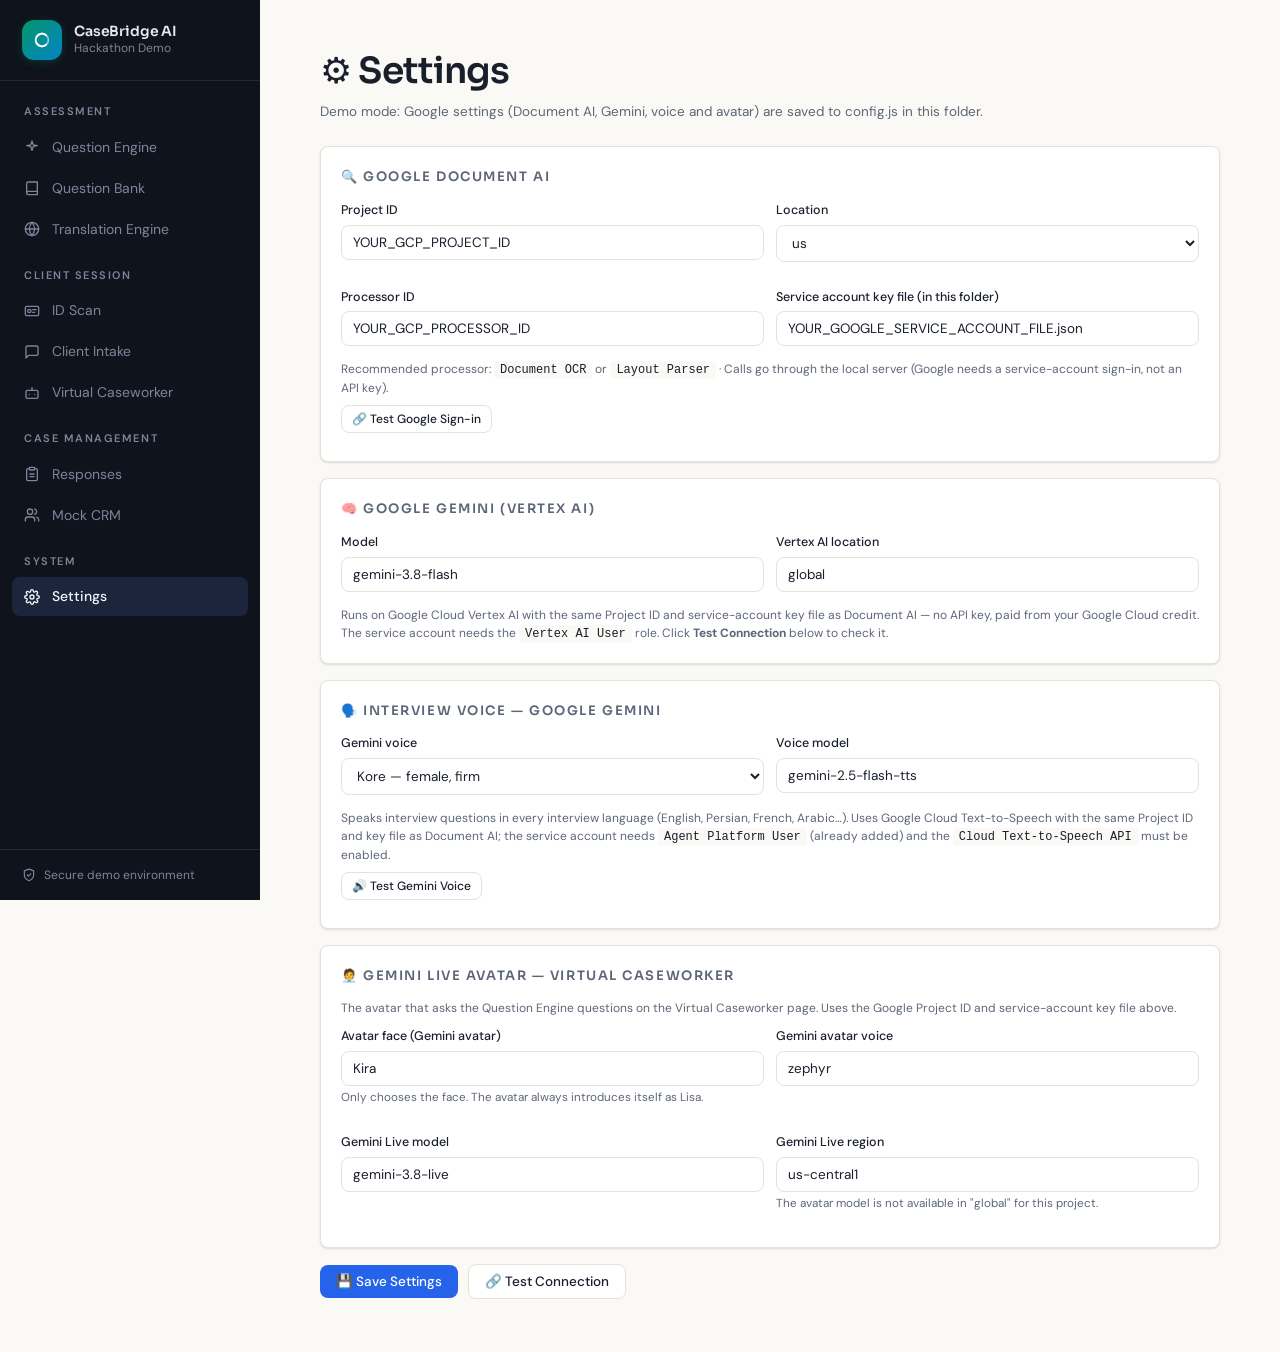
<file: settings.html>
<!DOCTYPE html>
<html lang="en">

<head>
  <meta charset="UTF-8">
  <meta name="viewport" content="width=device-width, initial-scale=1.0">
  <title>Settings — CaseBridge AI</title>
  <link rel="icon" type="image/svg+xml" href="favicon.svg">
  <link rel="preconnect" href="https://fonts.googleapis.com">
  <link rel="preconnect" href="https://fonts.gstatic.com" crossorigin>
  <link rel="stylesheet"
    href="https://fonts.googleapis.com/css2?family=DM+Sans:wght@400;500;600;700&family=Sora:wght@500;600;700&display=swap">
  <link rel="stylesheet" href="css/app.css">
</head>

<body data-page="settings">
  <div class="layout">
    <aside class="sidebar">
      <div class="sidebar-logo">
        <div class="logo-icon">
          <svg viewBox="0 0 32 32" fill="none">
            <path d="M22 8 a10 10 0 1 0 0 16" stroke="#fff" stroke-width="3.2" stroke-linecap="round" fill="none" />
            <path d="M10 8 a10 10 0 1 1 0 16" stroke="#fff" stroke-width="3.2" stroke-linecap="round" fill="none"
              opacity=".55" />
          </svg>
        </div>
        <div>
          <div class="logo-text">CaseBridge AI</div>
          <div class="logo-sub">Hackathon Demo</div>
        </div>
      </div>
      <nav class="nav">
        <div class="nav-section">ASSESSMENT</div>
        <a class="nav-item" href="question-engine.html"><span class="nav-icon"><svg viewBox="0 0 24 24" fill="none"
              stroke="currentColor" stroke-width="2" stroke-linecap="round" stroke-linejoin="round">
              <path d="M12 3l1.9 5.8L20 10l-6.1 1.2L12 17l-1.9-5.8L4 10l6.1-1.2z" />
            </svg></span>Question Engine</a>
        <a class="nav-item" href="question-bank.html"><span class="nav-icon"><svg viewBox="0 0 24 24" fill="none"
              stroke="currentColor" stroke-width="2" stroke-linecap="round" stroke-linejoin="round">
              <path d="M4 19.5A2.5 2.5 0 0 1 6.5 17H20V3H6.5A2.5 2.5 0 0 0 4 5.5z" />
              <path d="M4 19.5A2.5 2.5 0 0 0 6.5 22H20v-5" />
            </svg></span>Question Bank</a>
        <a class="nav-item" href="translation.html"><span class="nav-icon"><svg viewBox="0 0 24 24" fill="none"
              stroke="currentColor" stroke-width="2" stroke-linecap="round" stroke-linejoin="round">
              <circle cx="12" cy="12" r="10" />
              <path d="M2 12h20M12 2a15 15 0 0 1 0 20M12 2a15 15 0 0 0 0 20" />
            </svg></span>Translation Engine</a>
        <div class="nav-section">CLIENT SESSION</div>
        <a class="nav-item" href="id-scan.html"><span class="nav-icon"><svg viewBox="0 0 24 24" fill="none"
              stroke="currentColor" stroke-width="2" stroke-linecap="round" stroke-linejoin="round">
              <rect x="2" y="5" width="20" height="14" rx="2" />
              <circle cx="8" cy="12" r="2.5" />
              <path d="M13 10h5M13 14h3" />
            </svg></span>ID Scan</a>
        <a class="nav-item" href="interview.html"><span class="nav-icon"><svg viewBox="0 0 24 24" fill="none"
              stroke="currentColor" stroke-width="2" stroke-linecap="round" stroke-linejoin="round">
              <path d="M21 15a2 2 0 0 1-2 2H7l-4 4V5a2 2 0 0 1 2-2h14a2 2 0 0 1 2 2z" />
            </svg></span>Client Intake</a>
        <a class="nav-item" href="ai-assistant.html"><span class="nav-icon"><svg viewBox="0 0 24 24" fill="none"
              stroke="currentColor" stroke-width="2" stroke-linecap="round" stroke-linejoin="round">
              <rect x="3" y="8" width="18" height="12" rx="2" />
              <path d="M12 8V4M8 14h.01M16 14h.01" />
            </svg></span>Virtual Caseworker</a>
        <div class="nav-section">CASE MANAGEMENT</div>
        <a class="nav-item" href="responses.html"><span class="nav-icon"><svg viewBox="0 0 24 24" fill="none"
              stroke="currentColor" stroke-width="2" stroke-linecap="round" stroke-linejoin="round">
              <rect x="8" y="2" width="8" height="4" rx="1" />
              <path d="M16 4h2a2 2 0 0 1 2 2v14a2 2 0 0 1-2 2H6a2 2 0 0 1-2-2V6a2 2 0 0 1 2-2h2M9 12h6M9 16h6" />
            </svg></span>Responses</a>
        <a class="nav-item" href="crm.html"><span class="nav-icon"><svg viewBox="0 0 24 24" fill="none"
              stroke="currentColor" stroke-width="2" stroke-linecap="round" stroke-linejoin="round">
              <path d="M16 21v-2a4 4 0 0 0-4-4H6a4 4 0 0 0-4 4v2" />
              <circle cx="9" cy="7" r="4" />
              <path d="M22 21v-2a4 4 0 0 0-3-3.87" />
              <path d="M16 3.13a4 4 0 0 1 0 7.75" />
            </svg></span>Mock CRM</a>
        <div class="nav-section">SYSTEM</div>
        <a class="nav-item active" href="settings.html"><span class="nav-icon"><svg viewBox="0 0 24 24" fill="none"
              stroke="currentColor" stroke-width="2" stroke-linecap="round" stroke-linejoin="round">
              <circle cx="12" cy="12" r="3" />
              <path
                d="M19.4 15a1.7 1.7 0 0 0 .3 1.8l.1.1a2 2 0 1 1-2.8 2.8l-.1-.1a1.7 1.7 0 0 0-1.8-.3 1.7 1.7 0 0 0-1 1.5V21a2 2 0 0 1-4 0v-.1a1.7 1.7 0 0 0-1.1-1.5 1.7 1.7 0 0 0-1.8.3l-.1.1a2 2 0 1 1-2.8-2.8l.1-.1a1.7 1.7 0 0 0 .3-1.8 1.7 1.7 0 0 0-1.5-1H3a2 2 0 0 1 0-4h.1a1.7 1.7 0 0 0 1.5-1.1 1.7 1.7 0 0 0-.3-1.8l-.1-.1a2 2 0 1 1 2.8-2.8l.1.1a1.7 1.7 0 0 0 1.8.3H9a1.7 1.7 0 0 0 1-1.5V3a2 2 0 0 1 4 0v.1a1.7 1.7 0 0 0 1 1.5 1.7 1.7 0 0 0 1.8-.3l.1-.1a2 2 0 1 1 2.8 2.8l-.1.1a1.7 1.7 0 0 0-.3 1.8V9a1.7 1.7 0 0 0 1.5 1H21a2 2 0 0 1 0 4h-.1a1.7 1.7 0 0 0-1.5 1z" />
            </svg></span>Settings</a>
      </nav>
      <div class="sidebar-foot"><svg viewBox="0 0 24 24" fill="none" stroke="currentColor" stroke-width="2"
          stroke-linecap="round" stroke-linejoin="round">
          <path d="M12 22s8-4 8-10V5l-8-3-8 3v7c0 6 8 10 8 10z" />
          <path d="m9 12 2 2 4-4" />
        </svg>Secure demo environment</div>
    </aside>
    <main class="main">
      <section id="sec-settings">
        <div class="page-header">
          <h1>⚙️ Settings</h1>
          <p>Demo mode: Google settings (Document AI, Gemini, voice and avatar) are saved to config.js in this folder.
          </p>
        </div>

        <div class="card">
          <div class="card-title">🔍 Google Document AI</div>
          <div class="settings-grid">
            <div class="form-group">
              <label>Project ID</label>
              <input type="text" id="s-gcp-project" placeholder="my-gcp-project">
            </div>
            <div class="form-group">
              <label>Location</label>
              <select id="s-gcp-location">
                <option value="us">us</option>
                <option value="eu">eu</option>
              </select>
            </div>
            <div class="form-group">
              <label>Processor ID</label>
              <input type="text" id="s-gcp-processor" placeholder="a1b2c3d4e5f6a7b8">
            </div>
            <div class="form-group">
              <label>Service account key file (in this folder)</label>
              <input type="text" id="s-gcp-credentials" placeholder="google-service-account.json">
            </div>
          </div>
          <div style="font-size:12px;color:var(--text-muted)">
            Recommended processor: <code>Document OCR</code> or <code>Layout Parser</code> · Calls go through the local
            server (Google needs a service-account sign-in, not an API key).
          </div>
          <button class="btn btn-secondary btn-sm" onclick="testGoogleDocAI()" style="margin-top:8px">🔗 Test Google
            Sign-in</button>
          <div id="gdocai-test-result" style="margin-top:8px"></div>
        </div>

        <div class="card">
          <div class="card-title">🧠 Google Gemini (Vertex AI)</div>
          <div class="settings-grid">
            <div class="form-group">
              <label>Model</label>
              <input type="text" id="s-gemini-model" list="gemini-models" placeholder="gemini-3.8-flash">
              <datalist id="gemini-models">
                <option value="gemini-3.8-flash">Recommended — fast and smart</option>
                <option value="gemini-3.5-flash-lite">Fastest / cheapest</option>
                <option value="gemini-3.1-pro-preview">Most capable (slower)</option>
              </datalist>
            </div>
            <div class="form-group">
              <label>Vertex AI location</label>
              <input type="text" id="s-gemini-location" placeholder="global">
            </div>
          </div>
          <div style="font-size:12px;color:var(--text-muted)">
            Runs on Google Cloud Vertex AI with the same Project ID and service-account key file as Document AI — no API
            key, paid from your Google Cloud credit. The service account needs the <code>Vertex AI User</code> role.
            Click <strong>Test Connection</strong> below to check it.
          </div>
        </div>

        <div class="card">
          <div class="card-title">🗣️ Interview Voice — Google Gemini</div>
          <div class="settings-grid">
            <div class="form-group">
              <label>Gemini voice</label>
              <select id="s-google-tts-voice">
                <option value="Kore">Kore — female, firm</option>
                <option value="Aoede">Aoede — female, breezy</option>
                <option value="Leda">Leda — female, youthful</option>
                <option value="Callirrhoe">Callirrhoe — female, easy-going</option>
                <option value="Zephyr">Zephyr — female, bright</option>
                <option value="Charon">Charon — male, informative</option>
                <option value="Puck">Puck — male, upbeat</option>
                <option value="Fenrir">Fenrir — male, excitable</option>
                <option value="Orus">Orus — male, firm</option>
              </select>
            </div>
            <div class="form-group">
              <label>Voice model</label>
              <input type="text" id="s-google-tts-model" list="google-tts-models" placeholder="gemini-2.5-flash-tts">
              <datalist id="google-tts-models">
                <option value="gemini-2.5-flash-tts">Stable, fast (recommended)</option>
                <option value="gemini-3.1-flash-tts-preview">Newest (preview)</option>
                <option value="gemini-2.5-flash-lite-preview-tts">Fastest (preview)</option>
                <option value="gemini-2.5-pro-tts">Highest quality, slower</option>
              </datalist>
            </div>
          </div>
          <div style="font-size:12px;color:var(--text-muted)">
            Speaks interview questions in every interview language (English, Persian, French, Arabic…). Uses Google
            Cloud Text-to-Speech with the same Project ID and key file as Document AI; the service account needs
            <code>Agent Platform User</code> (already added) and the <code>Cloud Text-to-Speech API</code> must be
            enabled.
          </div>
          <button class="btn btn-secondary btn-sm" onclick="testGoogleVoice()" style="margin-top:8px">🔊 Test Gemini
            Voice</button>
          <div id="google-tts-test-result" style="margin-top:8px"></div>
        </div>

        <div class="card">
          <div class="card-title">🧑‍💼 Gemini Live Avatar — Virtual Caseworker</div>
          <div style="font-size:12px;color:var(--text-muted);margin-bottom:10px">
            The avatar that asks the Question Engine questions on the Virtual Caseworker page. Uses the Google Project
            ID and service-account key file above.
          </div>
          <div class="settings-grid">
            <div class="form-group">
              <label>Avatar face (Gemini avatar)</label>
              <input type="text" id="s-gemini-avatar-name" placeholder="Kira" value="Kira">
              <small style="color:var(--text-muted)">Only chooses the face. The avatar always introduces itself as
                Lisa.</small>
            </div>
            <div class="form-group">
              <label>Gemini avatar voice</label>
              <input type="text" id="s-gemini-avatar-voice" placeholder="zephyr" value="zephyr">
            </div>
            <div class="form-group">
              <label>Gemini Live model</label>
              <input type="text" id="s-gemini-live-model" placeholder="gemini-3.8-live" value="gemini-3.8-live">
            </div>
            <div class="form-group">
              <label>Gemini Live region</label>
              <input type="text" id="s-gemini-live-location" placeholder="us-central1" value="us-central1">
              <small style="color:var(--text-muted)">The avatar model is not available in "global" for this
                project.</small>
            </div>
          </div>
        </div>
        <div class="row">
          <button class="btn btn-primary" onclick="saveSettings()">💾 Save Settings</button>
          <button class="btn btn-secondary" onclick="testConnection()">🔗 Test Connection</button>
        </div>
        <div id="settings-test-result" style="margin-top:12px"></div>
      </section>
    </main>
  </div>
  <div class="toast-container" id="toast-container"></div>

  <script src="config.js"></script>
  <script src="js/app.js?v=58"></script>
</body>

</html>
</file>
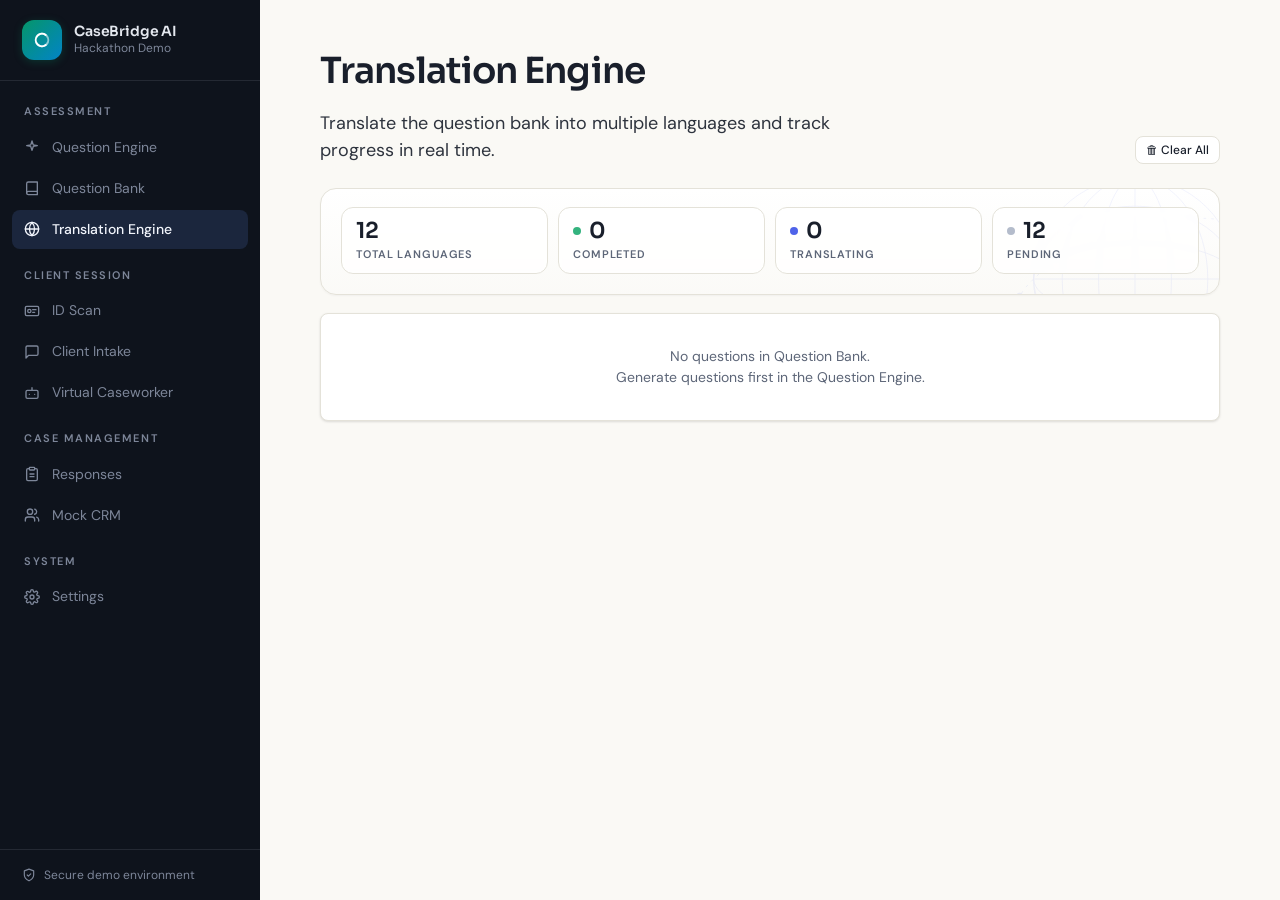
<file: translation.html>
<!DOCTYPE html>
<html lang="en">

<head>
  <meta charset="UTF-8">
  <meta name="viewport" content="width=device-width, initial-scale=1.0">
  <title>Translation Engine — CaseBridge AI</title>
  <link rel="icon" type="image/svg+xml" href="favicon.svg">
  <link rel="preconnect" href="https://fonts.googleapis.com">
  <link rel="preconnect" href="https://fonts.gstatic.com" crossorigin>
  <link rel="stylesheet"
    href="https://fonts.googleapis.com/css2?family=DM+Sans:wght@400;500;600;700&family=Sora:wght@500;600;700&display=swap">
  <link rel="stylesheet" href="css/app.css">
</head>

<body data-page="translation">
  <div class="layout">
    <aside class="sidebar">
      <div class="sidebar-logo">
        <div class="logo-icon">
          <svg viewBox="0 0 32 32" fill="none">
            <path d="M22 8 a10 10 0 1 0 0 16" stroke="#fff" stroke-width="3.2" stroke-linecap="round" fill="none" />
            <path d="M10 8 a10 10 0 1 1 0 16" stroke="#fff" stroke-width="3.2" stroke-linecap="round" fill="none"
              opacity=".55" />
          </svg>
        </div>
        <div>
          <div class="logo-text">CaseBridge AI</div>
          <div class="logo-sub">Hackathon Demo</div>
        </div>
      </div>
      <nav class="nav">
        <div class="nav-section">ASSESSMENT</div>
        <a class="nav-item" href="question-engine.html"><span class="nav-icon"><svg viewBox="0 0 24 24" fill="none"
              stroke="currentColor" stroke-width="2" stroke-linecap="round" stroke-linejoin="round">
              <path d="M12 3l1.9 5.8L20 10l-6.1 1.2L12 17l-1.9-5.8L4 10l6.1-1.2z" />
            </svg></span>Question Engine</a>
        <a class="nav-item" href="question-bank.html"><span class="nav-icon"><svg viewBox="0 0 24 24" fill="none"
              stroke="currentColor" stroke-width="2" stroke-linecap="round" stroke-linejoin="round">
              <path d="M4 19.5A2.5 2.5 0 0 1 6.5 17H20V3H6.5A2.5 2.5 0 0 0 4 5.5z" />
              <path d="M4 19.5A2.5 2.5 0 0 0 6.5 22H20v-5" />
            </svg></span>Question Bank</a>
        <a class="nav-item active" href="translation.html"><span class="nav-icon"><svg viewBox="0 0 24 24" fill="none"
              stroke="currentColor" stroke-width="2" stroke-linecap="round" stroke-linejoin="round">
              <circle cx="12" cy="12" r="10" />
              <path d="M2 12h20M12 2a15 15 0 0 1 0 20M12 2a15 15 0 0 0 0 20" />
            </svg></span>Translation Engine</a>
        <div class="nav-section">CLIENT SESSION</div>
        <a class="nav-item" href="id-scan.html"><span class="nav-icon"><svg viewBox="0 0 24 24" fill="none"
              stroke="currentColor" stroke-width="2" stroke-linecap="round" stroke-linejoin="round">
              <rect x="2" y="5" width="20" height="14" rx="2" />
              <circle cx="8" cy="12" r="2.5" />
              <path d="M13 10h5M13 14h3" />
            </svg></span>ID Scan</a>
        <a class="nav-item" href="interview.html"><span class="nav-icon"><svg viewBox="0 0 24 24" fill="none"
              stroke="currentColor" stroke-width="2" stroke-linecap="round" stroke-linejoin="round">
              <path d="M21 15a2 2 0 0 1-2 2H7l-4 4V5a2 2 0 0 1 2-2h14a2 2 0 0 1 2 2z" />
            </svg></span>Client Intake</a>
        <a class="nav-item" href="ai-assistant.html"><span class="nav-icon"><svg viewBox="0 0 24 24" fill="none"
              stroke="currentColor" stroke-width="2" stroke-linecap="round" stroke-linejoin="round">
              <rect x="3" y="8" width="18" height="12" rx="2" />
              <path d="M12 8V4M8 14h.01M16 14h.01" />
            </svg></span>Virtual Caseworker</a>
        <div class="nav-section">CASE MANAGEMENT</div>
        <a class="nav-item" href="responses.html"><span class="nav-icon"><svg viewBox="0 0 24 24" fill="none"
              stroke="currentColor" stroke-width="2" stroke-linecap="round" stroke-linejoin="round">
              <rect x="8" y="2" width="8" height="4" rx="1" />
              <path d="M16 4h2a2 2 0 0 1 2 2v14a2 2 0 0 1-2 2H6a2 2 0 0 1-2-2V6a2 2 0 0 1 2-2h2M9 12h6M9 16h6" />
            </svg></span>Responses</a>
        <a class="nav-item" href="crm.html"><span class="nav-icon"><svg viewBox="0 0 24 24" fill="none"
              stroke="currentColor" stroke-width="2" stroke-linecap="round" stroke-linejoin="round">
              <path d="M16 21v-2a4 4 0 0 0-4-4H6a4 4 0 0 0-4 4v2" />
              <circle cx="9" cy="7" r="4" />
              <path d="M22 21v-2a4 4 0 0 0-3-3.87" />
              <path d="M16 3.13a4 4 0 0 1 0 7.75" />
            </svg></span>Mock CRM</a>
        <div class="nav-section">SYSTEM</div>
        <a class="nav-item" href="settings.html"><span class="nav-icon"><svg viewBox="0 0 24 24" fill="none"
              stroke="currentColor" stroke-width="2" stroke-linecap="round" stroke-linejoin="round">
              <circle cx="12" cy="12" r="3" />
              <path
                d="M19.4 15a1.7 1.7 0 0 0 .3 1.8l.1.1a2 2 0 1 1-2.8 2.8l-.1-.1a1.7 1.7 0 0 0-1.8-.3 1.7 1.7 0 0 0-1 1.5V21a2 2 0 0 1-4 0v-.1a1.7 1.7 0 0 0-1.1-1.5 1.7 1.7 0 0 0-1.8.3l-.1.1a2 2 0 1 1-2.8-2.8l.1-.1a1.7 1.7 0 0 0 .3-1.8 1.7 1.7 0 0 0-1.5-1H3a2 2 0 0 1 0-4h.1a1.7 1.7 0 0 0 1.5-1.1 1.7 1.7 0 0 0-.3-1.8l-.1-.1a2 2 0 1 1 2.8-2.8l.1.1a1.7 1.7 0 0 0 1.8.3H9a1.7 1.7 0 0 0 1-1.5V3a2 2 0 0 1 4 0v.1a1.7 1.7 0 0 0 1 1.5 1.7 1.7 0 0 0 1.8-.3l.1-.1a2 2 0 1 1 2.8 2.8l-.1.1a1.7 1.7 0 0 0-.3 1.8V9a1.7 1.7 0 0 0 1.5 1H21a2 2 0 0 1 0 4h-.1a1.7 1.7 0 0 0-1.5 1z" />
            </svg></span>Settings</a>
      </nav>
      <div class="sidebar-foot"><svg viewBox="0 0 24 24" fill="none" stroke="currentColor" stroke-width="2"
          stroke-linecap="round" stroke-linejoin="round">
          <path d="M12 22s8-4 8-10V5l-8-3-8 3v7c0 6 8 10 8 10z" />
          <path d="m9 12 2 2 4-4" />
        </svg>Secure demo environment</div>
    </aside>
    <main class="main">
      <section id="sec-translation">
        <div class="page-header row-between">
          <div>
            <h1>Translation Engine</h1>
            <p class="page-lead">Translate the question bank into multiple languages and track progress in real time.
            </p>
          </div>
          <div style="display:flex;gap:8px">
            <button class="btn btn-secondary btn-sm" onclick="clearAllTranslations()">🗑 Clear All</button>
          </div>
        </div>

        <!-- Translation Control Center: summary + flow (visual layer only) -->
        <div class="tx-center" id="tx-center">
          <svg class="tx-globe" viewBox="0 0 200 200" aria-hidden="true">
            <circle cx="100" cy="100" r="78" />
            <ellipse cx="100" cy="100" rx="78" ry="28" />
            <ellipse cx="100" cy="100" rx="78" ry="56" />
            <ellipse cx="100" cy="100" rx="28" ry="78" />
            <ellipse cx="100" cy="100" rx="56" ry="78" />
            <line x1="22" y1="100" x2="178" y2="100" />
            <line x1="100" y1="22" x2="100" y2="178" />
            <ellipse class="tx-orbit" cx="100" cy="100" rx="96" ry="38" transform="rotate(-18 100 100)" />
            <circle class="tx-orbit-dot" r="2.6">
              <animateMotion dur="26s" repeatCount="indefinite"
                path="M 8.7 129.7 A 96 38 -18 1 1 191.3 70.3 A 96 38 -18 1 1 8.7 129.7" />
            </circle>
          </svg>

          <div class="tx-summary" id="tx-summary" aria-label="Translation summary">
            <div class="tx-stat"><span class="tx-stat-num" id="tx-stat-total">0</span><span class="tx-stat-label">Total
                languages</span></div>
            <div class="tx-stat tx-stat-complete"><span class="tx-stat-num"><i class="tx-dot"></i><span
                  id="tx-stat-complete">0</span></span><span class="tx-stat-label">Completed</span></div>
            <div class="tx-stat tx-stat-active"><span class="tx-stat-num"><i class="tx-dot"></i><span
                  id="tx-stat-active">0</span></span><span class="tx-stat-label">Translating</span></div>
            <div class="tx-stat tx-stat-pending"><span class="tx-stat-num"><i class="tx-dot"></i><span
                  id="tx-stat-pending">0</span></span><span class="tx-stat-label">Pending</span></div>
            <div class="tx-stat tx-stat-error" id="tx-stat-error-wrap" hidden><span class="tx-stat-num"><i
                  class="tx-dot"></i><span id="tx-stat-error">0</span></span><span class="tx-stat-label">Needs
                retry</span></div>
          </div>
        </div>

        <!-- Active Language Spotlight. Same IDs as before (tx-progress-*), driven by startTranslation(). -->
        <div id="tx-progress-wrap" class="tx-spotlight" style="display:none" aria-live="polite">
          <div class="tx-spot-flag" id="tx-spot-flag"></div>
          <div class="tx-spot-body">
            <div class="tx-spot-head">
              <div>
                <div class="tx-spot-label" id="tx-progress-label">Translating…</div>
                <div class="tx-spot-sub" id="tx-spot-sub"></div>
              </div>
              <div class="tx-spot-pct" id="tx-spot-pct">0%</div>
            </div>
            <div class="tx-spot-track">
              <div id="tx-progress-bar" class="tx-spot-fill" style="width:0%"></div>
            </div>
            <div class="tx-spot-count" id="tx-progress-count"></div>
          </div>
        </div>

        <div id="tx-lang-grid" class="tx-grid"></div>

        <div id="tx-viewer" style="display:none">
          <div class="row-between" style="margin-bottom:12px">
            <div style="font-size:14px;font-weight:700;color:var(--text)" id="tx-viewer-title"></div>
            <button class="btn btn-secondary btn-sm" onclick="closeTxViewer()">✕ Close</button>
          </div>
          <div id="tx-viewer-list"></div>
        </div>
      </section>
    </main>
  </div>
  <div class="toast-container" id="toast-container"></div>

  <script src="config.js"></script>
  <script src="js/app.js?v=58"></script>
</body>

</html>
</file>
<file: css/app.css>
*, *::before, *::after { box-sizing: border-box; margin: 0; padding: 0; }

:root {
  --bg: #f8f9fc;
  --surface: #ffffff;
  --border: #e2e8f0;
  --primary: #2563eb;
  --primary-light: #eff6ff;
  --primary-dark: #1d4ed8;
  --success: #16a34a;
  --success-light: #f0fdf4;
  --warning: #d97706;
  --warning-light: #fffbeb;
  --danger: #dc2626;
  --danger-light: #fef2f2;
  --text: #1e293b;
  --text-muted: #64748b;
  --text-light: #94a3b8;
  --sidebar-w: 224px;
  --radius: 8px;
  --shadow: 0 1px 3px rgba(0,0,0,0.08), 0 1px 2px rgba(0,0,0,0.05);
  --shadow-md: 0 4px 6px -1px rgba(0,0,0,0.1), 0 2px 4px -1px rgba(0,0,0,0.06);
}

body {
  font-family: -apple-system, BlinkMacSystemFont, 'Segoe UI', Roboto, sans-serif;
  background: var(--bg);
  color: var(--text);
  font-size: 14px;
  line-height: 1.5;
}

.layout { display: flex; min-height: 100vh; }

/* ── Sidebar ─────────────────────────────────────────── */
.sidebar {
  width: var(--sidebar-w);
  background: #000 !important;
  border-right: 1px solid #222;
  display: flex;
  flex-direction: column;
  position: fixed;
  top: 0; left: 0; bottom: 0;
  z-index: 10;
}

.sidebar-logo {
  padding: 18px 16px;
  border-bottom: 1px solid #222;
  display: flex;
  align-items: center;
  gap: 10px;
}

.logo-icon {
  width: 34px; height: 34px;
  background: var(--primary);
  border-radius: 9px;
  display: flex; align-items: center; justify-content: center;
  color: white; font-size: 18px;
  flex-shrink: 0;
}

.logo-text { font-weight: 700; font-size: 14px; line-height: 1.2; color: #fff; }
.logo-sub  { font-size: 11px; color: #aaa; }

.nav { padding: 10px 8px; flex: 1; }

.nav-section {
  font-size: 10.5px;
  font-weight: 600;
  color: #666;
  text-transform: uppercase;
  letter-spacing: 0.06em;
  padding: 10px 10px 4px;
}

.nav-item {
  display: flex;
  align-items: center;
  gap: 9px;
  padding: 9px 10px;
  border-radius: var(--radius);
  color: #bbb;
  cursor: pointer;
  font-size: 13.5px;
  font-weight: 500;
  margin-bottom: 1px;
  transition: background 0.12s, color 0.12s;
  user-select: none;
}

.nav-item:hover { background: #1a1a1a; color: #fff; }
.nav-item.active { background: #1a1a2e; color: #60a5fa; }
.nav-icon { font-size: 15px; }

/* ── Main ──────────────────────────────────────────────── */
.main {
  margin-left: var(--sidebar-w);
  flex: 1;
  padding: 32px 36px;
  max-width: calc(var(--sidebar-w) + 860px);
}

/* Page header */
.page-header { margin-bottom: 24px; }
.page-header h1 { font-size: 21px; font-weight: 700; }
.page-header p  { color: var(--text-muted); margin-top: 4px; font-size: 13.5px; }

/* Cards */
.card {
  background: var(--surface);
  border: 1px solid var(--border);
  border-radius: var(--radius);
  padding: 20px;
  margin-bottom: 16px;
  box-shadow: var(--shadow);
}

.card-title {
  font-size: 13.5px;
  font-weight: 600;
  margin-bottom: 14px;
  display: flex;
  align-items: center;
  gap: 7px;
}

/* Forms */
.form-group { margin-bottom: 14px; }

label {
  display: block;
  font-size: 12.5px;
  font-weight: 500;
  color: var(--text);
  margin-bottom: 5px;
}

input[type=text], input[type=url], input[type=password], textarea, select {
  width: 100%;
  padding: 8px 11px;
  border: 1px solid var(--border);
  border-radius: var(--radius);
  font-size: 13.5px;
  font-family: inherit;
  color: var(--text);
  background: var(--surface);
  transition: border-color 0.15s, box-shadow 0.15s;
  outline: none;
}

input:focus, textarea:focus, select:focus {
  border-color: var(--primary);
  box-shadow: 0 0 0 3px rgba(37,99,235,0.1);
}

textarea { resize: vertical; min-height: 78px; }

/* Buttons */
.btn {
  display: inline-flex;
  align-items: center;
  gap: 6px;
  padding: 8px 16px;
  border-radius: var(--radius);
  font-size: 13.5px;
  font-weight: 500;
  cursor: pointer;
  border: none;
  transition: background 0.14s, opacity 0.14s;
  font-family: inherit;
  text-decoration: none;
}

.btn-primary  { background: var(--primary); color: white; }
.btn-primary:hover:not(:disabled) { background: var(--primary-dark); }

.btn-secondary { background: var(--surface); color: var(--text); border: 1px solid var(--border); }
.btn-secondary:hover:not(:disabled) { background: var(--bg); }

.btn-success  { background: var(--success); color: white; }
.btn-success:hover:not(:disabled) { background: #15803d; }

.btn-danger   { background: transparent; color: var(--danger); border: 1px solid var(--border); }
.btn-danger:hover:not(:disabled)  { background: var(--danger-light); border-color: var(--danger); }

.btn:disabled { opacity: 0.45; cursor: not-allowed; }
.btn-sm { padding: 5px 10px; font-size: 12px; }

/* Upload zone */
.upload-zone {
  border: 2px dashed var(--border);
  border-radius: var(--radius);
  padding: 38px 24px;
  text-align: center;
  cursor: pointer;
  transition: all 0.18s;
  background: var(--bg);
}

.upload-zone:hover, .upload-zone.drag-over {
  border-color: var(--primary);
  background: var(--primary-light);
}

.upload-icon { font-size: 34px; margin-bottom: 8px; }
.upload-zone p { color: var(--text-muted); font-size: 13.5px; }

/* Pipeline */
.pipeline {
  display: flex;
  align-items: center;
  background: linear-gradient(135deg, #f8faff 0%, #f5f7fc 100%);
  border: 1px solid #e9edf6;
  border-radius: 16px;
  padding: 20px 22px 18px;
  margin-bottom: 16px;
  overflow-x: auto;
  gap: 0;
}

.pipeline-step {
  position: relative;
  display: flex;
  flex-direction: column;
  align-items: center;
  min-width: 118px;
  text-align: center;
  z-index: 2;
}

.step-icon {
  position: relative;
  width: 58px;
  height: 58px;
  border-radius: 18px;
  background: rgba(255,255,255,.96);
  border: 1px solid #dce3ef;
  box-shadow: 0 7px 18px rgba(30,55,95,.08), inset 0 0 0 5px rgba(247,249,253,.9);
  display: flex;
  align-items: center;
  justify-content: center;
  margin-bottom: 9px;
  transition: transform .35s ease, border-color .35s ease, background .35s ease, box-shadow .35s ease;
  overflow: hidden;
  color: #7c8aa5;
}

.step-icon svg {
  width: 28px;
  height: 28px;
  fill: none;
  stroke: currentColor;
  stroke-width: 1.65;
  stroke-linecap: round;
  stroke-linejoin: round;
  position: relative;
  z-index: 2;
}

.step-label {
  font-size: 12px;
  color: #52617d;
  font-weight: 700;
  white-space: nowrap;
  transition: color .25s ease;
}

.step-caption {
  min-height: 16px;
  margin-top: 3px;
  font-size: 10px;
  color: #98a2b7;
  font-weight: 600;
  letter-spacing: .01em;
  transition: color .25s ease;
}

.pipeline-connector {
  position: relative;
  flex: 1 1 78px;
  min-width: 58px;
  height: 3px;
  margin: 0 -5px 31px;
  background: #e1e7f0;
  border-radius: 999px;
  overflow: hidden;
}

.pipeline-connector span {
  position: absolute;
  inset: 0;
  transform: translateX(-102%);
  border-radius: inherit;
  background: linear-gradient(90deg, #79a7ff, #6d5dfc, #79a7ff);
}

.pipeline-step.step-active .step-icon {
  color: #4f63e9;
  border-color: #9eabff;
  background: linear-gradient(145deg, #ffffff, #eef1ff);
  transform: translateY(-3px) scale(1.04);
  box-shadow: 0 10px 26px rgba(79,99,233,.18), 0 0 0 6px rgba(99,102,241,.08);
  animation: pipeline-float 1.8s ease-in-out infinite;
}

.pipeline-step.step-active .step-label { color: #3346c6; }
.pipeline-step.step-active .step-caption { color: #6672d8; }

.pipeline-step.step-active + .pipeline-connector span {
  animation: connector-flow 1.2s linear infinite;
}

.pipeline-step.step-done .step-icon {
  color: #17845c;
  border-color: #8ed9b9;
  background: linear-gradient(145deg, #f9fffc, #eafbf3);
  box-shadow: 0 7px 18px rgba(23,132,92,.11), 0 0 0 5px rgba(34,197,94,.06);
}

.pipeline-step.step-done .step-label { color: #28765b; }
.pipeline-step.step-done .step-caption { color: #58a486; }
.pipeline-step.step-done + .pipeline-connector { background: #b7e8d1; }
.pipeline-step.step-done + .pipeline-connector span { transform: translateX(0); background: #63c99a; }

.step-check {
  position: absolute;
  right: 4px;
  top: 4px;
  width: 18px;
  height: 18px;
  border-radius: 50%;
  display: grid;
  place-items: center;
  color: #fff;
  background: #22a06b;
  font-size: 11px;
  font-weight: 900;
  opacity: 0;
  transform: scale(.4) rotate(-20deg);
  transition: opacity .25s ease, transform .28s cubic-bezier(.2,.9,.3,1.4);
  z-index: 5;
  box-shadow: 0 2px 7px rgba(34,160,107,.28);
}

.pipeline-step.step-done .step-check { opacity: 1; transform: scale(1) rotate(0); }

.scan-beam {
  position: absolute;
  z-index: 3;
  width: 34px;
  height: 2px;
  left: 12px;
  top: 18px;
  opacity: 0;
  border-radius: 99px;
  background: #6f68ff;
  box-shadow: 0 0 8px rgba(111,104,255,.7);
}
.pipeline-step.step-active .scan-beam { opacity: 1; animation: scan-document 1.35s ease-in-out infinite; }

.ai-orbit {
  position: absolute;
  width: 46px;
  height: 46px;
  border: 1.5px dashed rgba(92,86,238,.55);
  border-radius: 50%;
  opacity: 0;
}
.pipeline-step.step-active .ai-orbit { opacity: 1; animation: ai-orbit 2.2s linear infinite; }
.pipeline-step.step-active .ai-spark { animation: ai-spark 1s ease-in-out infinite alternate; }

.save-flash {
  position: absolute;
  width: 12px;
  height: 12px;
  border-radius: 50%;
  background: rgba(99,102,241,.3);
  opacity: 0;
}
.pipeline-step.step-active .save-flash { animation: save-pop 1.25s ease-out infinite; }

@keyframes pipeline-float {
  0%,100% { transform: translateY(-3px) scale(1.04); }
  50% { transform: translateY(-6px) scale(1.055); }
}
@keyframes connector-flow {
  0% { transform: translateX(-102%); }
  100% { transform: translateX(102%); }
}
@keyframes scan-document {
  0%,100% { transform: translateY(0); opacity: .25; }
  50% { transform: translateY(20px); opacity: 1; }
}
@keyframes ai-orbit { to { transform: rotate(360deg); } }
@keyframes ai-spark { from { opacity: .45; } to { opacity: 1; } }
@keyframes save-pop {
  0% { opacity: .6; transform: scale(.3); }
  80%,100% { opacity: 0; transform: scale(4.5); }
}

@media (max-width: 760px) {
  .pipeline { padding-left: 14px; padding-right: 14px; }
  .pipeline-step { min-width: 100px; }
  .pipeline-connector { min-width: 38px; }
}

/* Log console */
.log-console {
  background: #0f172a;
  border-radius: var(--radius);
  padding: 12px 14px;
  font-family: 'Consolas', 'Monaco', monospace;
  font-size: 11.5px;
  color: #94a3b8;
  min-height: 72px;
  max-height: 150px;
  overflow-y: auto;
  margin-top: 12px;
}

.log-line       { margin: 2px 0; }
.log-info       { color: #7dd3fc; }
.log-success    { color: #86efac; }
.log-error      { color: #fca5a5; }

/* Alerts */
.alert {
  padding: 10px 14px;
  border-radius: var(--radius);
  font-size: 13.5px;
  display: flex;
  gap: 8px;
  align-items: flex-start;
  margin-bottom: 14px;
}

.alert-info    { background: var(--primary-light); color: #1d4ed8; border: 1px solid #bfdbfe; }
.alert-success { background: var(--success-light); color: var(--success); border: 1px solid #bbf7d0; }
.alert-error   { background: var(--danger-light);  color: var(--danger);  border: 1px solid #fecaca; }

/* Question cards */
.question-list { display: flex; flex-direction: column; gap: 10px; }

.question-card {
  background: var(--surface);
  border: 1px solid var(--border);
  border-radius: var(--radius);
  padding: 13px 15px;
  display: flex;
  flex-direction: column;
  gap: 7px;
}

.q-card-header {
  display: flex;
  align-items: flex-start;
  gap: 10px;
}

.q-num {
  min-width: 26px; height: 26px;
  background: var(--primary-light);
  color: var(--primary);
  border-radius: 50%;
  display: flex; align-items: center; justify-content: center;
  font-size: 11px; font-weight: 700;
  flex-shrink: 0; margin-top: 1px;
}

.q-text { flex: 1; font-weight: 500; font-size: 14px; }

.q-actions { display: flex; gap: 5px; flex-shrink: 0; }

.q-meta {
  display: flex;
  gap: 6px;
  flex-wrap: wrap;
  padding-left: 36px;
  align-items: center;
}

/* Badges */
.badge {
  display: inline-flex;
  align-items: center;
  padding: 2px 8px;
  border-radius: 100px;
  font-size: 11px;
  font-weight: 500;
}

.badge-blue   { background: #dbeafe; color: #1d4ed8; }
.badge-green  { background: #dcfce7; color: #15803d; }
.badge-orange { background: #ffedd5; color: #c2410c; }
.badge-red    { background: #fee2e2; color: #b91c1c; }
.badge-gray   { background: #f1f5f9; color: #475569; }
.badge-purple { background: #f3e8ff; color: #7e22ce; }

/* Settings grid */
.settings-grid {
  display: grid;
  grid-template-columns: 1fr 1fr;
  gap: 12px;
}

@media (max-width: 640px) { .settings-grid { grid-template-columns: 1fr; } }

/* Conversation */
.conv-progress {
  background: var(--surface);
  border: 1px solid var(--border);
  border-radius: var(--radius);
  padding: 12px 16px;
  margin-bottom: 14px;
  display: flex;
  align-items: center;
  gap: 14px;
}

.conv-progress-bar-wrap {
  flex: 1;
  background: var(--border);
  border-radius: 100px;
  height: 6px;
  overflow: hidden;
}

.conv-progress-bar {
  height: 100%;
  background: var(--primary);
  border-radius: 100px;
  transition: width 0.4s ease;
}

.conv-progress-label { font-size: 13px; font-weight: 600; color: var(--text-muted); white-space: nowrap; }
.conv-pct-label { font-size: 12px; color: var(--text-muted); }

/* Question display box */
.conv-q-box {
  background: var(--primary-light);
  border: 1px solid #bfdbfe;
  border-radius: var(--radius);
  padding: 18px 20px;
  margin-bottom: 14px;
}

.conv-q-label {
  font-size: 10.5px;
  font-weight: 700;
  text-transform: uppercase;
  letter-spacing: 0.06em;
  color: var(--primary);
  margin-bottom: 7px;
}

.conv-q-main {
  font-size: 16px;
  font-weight: 600;
  color: var(--text);
  margin-bottom: 9px;
}

.conv-q-hints {
  display: flex;
  gap: 14px;
  flex-wrap: wrap;
  font-size: 12.5px;
  color: var(--text-muted);
}

.conv-q-expected {
  margin-top: 9px;
  font-size: 12.5px;
  color: #2563eb;
  background: rgba(37,99,235,0.08);
  border-radius: 6px;
  padding: 6px 10px;
}

/* Answer + analysis boxes */
.conv-answer-box {
  background: var(--surface);
  border: 1px solid var(--border);
  border-radius: var(--radius);
  padding: 16px;
  margin-bottom: 14px;
}

.conv-analysis-box {
  background: var(--success-light);
  border: 1px solid #bbf7d0;
  border-radius: var(--radius);
  padding: 16px;
  margin-bottom: 14px;
  display: none;
}

.conv-analysis-box.visible { display: block; }

.a-row { margin-bottom: 12px; }
.a-row:last-child { margin-bottom: 0; }

.a-label {
  font-size: 10.5px;
  font-weight: 700;
  text-transform: uppercase;
  letter-spacing: 0.05em;
  color: var(--text-muted);
  margin-bottom: 4px;
}

.a-value { font-size: 13.5px; color: var(--text); }

.a-warning {
  background: var(--warning-light);
  border: 1px solid #fde68a;
  border-radius: var(--radius);
  padding: 8px 12px;
  font-size: 13px;
  color: #92400e;
  display: flex;
  gap: 6px;
  align-items: flex-start;
  margin-top: 8px;
}

/* Responses table */
.table-wrap { overflow-x: auto; }

table { width: 100%; border-collapse: collapse; font-size: 13px; }

th {
  background: var(--bg);
  padding: 9px 12px;
  text-align: left;
  font-size: 11px;
  font-weight: 600;
  text-transform: uppercase;
  letter-spacing: 0.05em;
  color: var(--text-muted);
  border-bottom: 1px solid var(--border);
  white-space: nowrap;
}

td {
  padding: 10px 12px;
  border-bottom: 1px solid var(--border);
  vertical-align: top;
  color: var(--text);
}

tr:last-child td { border-bottom: none; }
tr:hover td { background: #fafbfc; }

/* Empty state */
.empty-state {
  text-align: center;
  padding: 52px 24px;
  color: var(--text-muted);
}

.empty-state .ei { font-size: 42px; margin-bottom: 12px; }
.empty-state h3 { font-size: 16px; font-weight: 600; color: var(--text); margin-bottom: 6px; }
.empty-state p  { font-size: 13.5px; }

/* Conversation complete */
.conv-complete { text-align: center; padding: 52px 24px; }
.conv-complete .ci { font-size: 52px; margin-bottom: 12px; }
.conv-complete h2 { font-size: 22px; font-weight: 700; margin-bottom: 8px; }
.conv-complete p  { color: var(--text-muted); margin-bottom: 22px; }

/* Toast */
.toast-container {
  position: fixed;
  bottom: 22px; right: 22px;
  display: flex; flex-direction: column; gap: 8px;
  z-index: 1000;
  pointer-events: none;
}

.toast {
  background: #1e293b;
  color: white;
  padding: 10px 16px;
  border-radius: var(--radius);
  font-size: 13.5px;
  box-shadow: var(--shadow-md);
  animation: toast-in 0.22s ease;
  max-width: 320px;
  display: flex;
  align-items: center;
  gap: 8px;
  pointer-events: all;
}

.toast.success { background: var(--success); }
.toast.error   { background: var(--danger);  }
.toast.info    { background: var(--primary); }

@keyframes toast-in {
  from { opacity: 0; transform: translateY(8px); }
  to   { opacity: 1; transform: translateY(0);   }
}

/* Spinner */
.spinner {
  display: inline-block;
  width: 13px; height: 13px;
  border: 2px solid rgba(255,255,255,0.35);
  border-top-color: white;
  border-radius: 50%;
  animation: spin 0.65s linear infinite;
  flex-shrink: 0;
}

.spinner-dark {
  border-color: rgba(37,99,235,0.2);
  border-top-color: var(--primary);
}

@keyframes spin { to { transform: rotate(360deg); } }

/* Misc */
.row         { display: flex; gap: 10px; align-items: center; flex-wrap: wrap; }
.row-between { display: flex; justify-content: space-between; align-items: center; flex-wrap: wrap; gap: 10px; }
.divider     { border: none; border-top: 1px solid var(--border); margin: 14px 0; }
.mt-12       { margin-top: 12px; }
.mt-16       { margin-top: 16px; }

.edit-inline {
  width: 100%;
  padding: 4px 8px;
  border: 1.5px solid var(--primary);
  border-radius: 5px;
  font-size: 13.5px;
  font-family: inherit;
  outline: none;
}

code {
  background: var(--bg);
  padding: 2px 6px;
  border-radius: 4px;
  font-size: 12px;
  font-family: 'Consolas', monospace;
  color: var(--text);
}

/* ══ Azure Avatar Panel ════════════════════════════════════ */
.avatar-panel {
  display:flex; flex-direction:column; align-items:center;
  background:linear-gradient(160deg,#0f172a 0%,#1e293b 100%);
  border:1px solid #334155; border-radius:20px;
  padding:0; margin-bottom:18px; position:relative;
  overflow:hidden; min-height:260px;
}
#avatar-video-wrap {
  width:100%; position:relative; aspect-ratio:16/9;
  background:#0f172a; display:flex; align-items:center; justify-content:center;
}
#remoteVideo { width:100%; height:100%; }
#remoteVideo video { width:100%; height:100%; object-fit:cover; }
#remoteVideo audio { display:none; }
#avatar-overlay {
  position:absolute; inset:0; display:flex; flex-direction:column;
  align-items:center; justify-content:center; gap:14px;
  background:#0f172a; color:#94a3b8; z-index:5; transition:opacity .4s;
}
#avatar-overlay.hidden { opacity:0; pointer-events:none; }
.avatar-avatar-icon {
  width:72px; height:72px; border-radius:50%; background:#1e293b;
  display:flex; align-items:center; justify-content:center; font-size:34px;
  border:2px solid #334155;
}
#avatar-overlay p { font-size:13px; color:#64748b; text-align:center; padding:0 20px; }
#btn-connect-avatar {
  padding:8px 20px; background:#8b1a1a; color:white; border:none;
  border-radius:8px; font-size:13px; font-weight:600; cursor:pointer;
}
#btn-connect-avatar:hover { background:#a91f1f; }
#btn-connect-avatar:disabled { background:#475569; cursor:default; }
.speaking #avatar-video-wrap {
  box-shadow:inset 0 0 0 2px rgba(139,26,26,.7),0 0 24px rgba(139,26,26,.3);
}
.av-status {
  padding:8px 14px; font-size:13px; font-weight:600; color:#94a3b8;
  display:flex; align-items:center; gap:7px; width:100%;
}
.speaking .av-status { color:#f87171; }
.av-dot {
  width:8px; height:8px; border-radius:50%; background:#475569;
  transition:background .3s; flex-shrink:0;
}
.speaking .av-dot { background:#ef4444; animation:dotPulse .7s ease-in-out infinite alternate; }
@keyframes dotPulse { from{opacity:.4} to{opacity:1} }
@keyframes spin { to{transform:rotate(360deg)} }
.av-spinner {
  width:20px; height:20px; border:3px solid #334155; border-top-color:#8b1a1a;
  border-radius:50%; animation:spin .8s linear infinite; display:inline-block;
  vertical-align:middle;
}

.nav-item { text-decoration: none; }


/* ─────────────────────────────────────────────────────────────
   Neon blue "working" border (Question Engine card)
   Toggled by JS: #engine-card.is-working
   ───────────────────────────────────────────────────────────── */
@property --glow-angle {
  syntax: '<angle>';
  inherits: false;
  initial-value: 0deg;
}

.glow-card {
  position: relative;
  transition: box-shadow .5s ease, border-color .5s ease;
}

/* bright comet ring that travels around the border */
.glow-card::before,
.glow-card .glow-halo {
  content: '';
  position: absolute;
  inset: -1px;
  border-radius: inherit;
  pointer-events: none;
  opacity: 0;
  transition: opacity .6s ease;
  background: conic-gradient(
    from var(--glow-angle),
    transparent 0deg,
    transparent 150deg,
    rgba(37, 99, 235, .15) 195deg,
    #2f6bff 270deg,
    #7fb0ff 325deg,
    #ffffff 358deg,
    transparent 360deg
  );
}

/* crisp thin ring (mask keeps only the border area) */
.glow-card::before {
  padding: 2px;
  -webkit-mask: linear-gradient(#000 0 0) content-box, linear-gradient(#000 0 0);
  -webkit-mask-composite: xor;
          mask: linear-gradient(#000 0 0) content-box exclude, linear-gradient(#000 0 0);
          mask-composite: exclude;
  z-index: 1;
}

/* soft blurred halo behind the ring = the "neon" glow */
.glow-card .glow-halo {
  inset: -3px;
  filter: blur(14px);
  z-index: -1;
}

.glow-card.is-working {
  border-color: rgba(47, 107, 255, .55);
  box-shadow:
    0 0 0 1px rgba(47, 107, 255, .25),
    0 0 28px rgba(47, 107, 255, .22),
    var(--shadow);
}

.glow-card.is-working::before,
.glow-card.is-working .glow-halo {
  opacity: 1;
  animation: glow-spin 2.6s linear infinite;
}
.glow-card.is-working .glow-halo { opacity: .85; }

@keyframes glow-spin {
  to { --glow-angle: 360deg; }
}

@media (prefers-reduced-motion: reduce) {
  .glow-card.is-working::before,
  .glow-card.is-working .glow-halo { animation-duration: 8s; }
}

/* ───────────────────────────────────────────────────────────────
   Pipeline live status line
   One calm, single-line message under the pipeline. Driven by the real
   processing phase from js/app.js (setPipelinePhase). Reuses the pipeline's
   own indigo (working) and mint (complete) colours and its 1.8s rhythm.
   ─────────────────────────────────────────────────────────────── */
.pipeline-animated { margin-bottom: 8px; }

.pipeline-status {
  display: flex;
  align-items: center;
  justify-content: center;
  gap: 8px;
  min-height: 22px;              /* reserved so the layout never jumps */
  margin: 0 0 12px;
  padding: 0 12px;
  text-align: center;
  font-size: 12.5px;
  font-weight: 500;
  letter-spacing: .01em;
  color: #6672d8;                /* same as the active step caption */
  transition: color .35s ease;
}

.ps-dot {
  flex: none;
  width: 6px;
  height: 6px;
  border-radius: 50%;
  background: #7380ef;
  box-shadow: 0 0 0 3px rgba(99,102,241,.12);
  opacity: 0;
  transform: scale(.6);
  transition: opacity .3s ease, transform .3s ease, background .35s ease, box-shadow .35s ease;
}
.pipeline-status.is-working .ps-dot {
  opacity: 1;
  transform: scale(1);
  animation: ps-dot-breathe 1.8s ease-in-out infinite;   /* matches pipeline-float */
}

.ps-body {
  opacity: 1;
  transform: translateY(0);
  transition: opacity .16s ease, transform .16s ease;
}
.pipeline-status.is-swapping .ps-body { opacity: 0; transform: translateY(2px); }

/* thin caret while characters are being typed */
.pipeline-status.is-typing .ps-text::after {
  content: '';
  display: inline-block;
  width: 1px;
  height: .95em;
  margin-left: 1px;
  vertical-align: -.1em;
  background: currentColor;
  opacity: .55;
  animation: ps-caret 1s steps(1) infinite;
}

/* The trailing "..." becomes three softly travelling dots only when a step
   is taking longer than expected. Same glyphs, so the text never shifts. */
.ps-dots i { font-style: normal; }
.pipeline-status.is-slow .ps-dots i { animation: ps-dot-wave 1.5s ease-in-out infinite; }
.pipeline-status.is-slow .ps-dots i:nth-child(2) { animation-delay: .2s; }
.pipeline-status.is-slow .ps-dots i:nth-child(3) { animation-delay: .4s; }

/* Slightly stronger "still working" pulse. The ring sits behind the icon and
   leaves the icon's own animation alone. JS adds/removes .pulse-strong. */
.pipeline-step.pulse-strong::before {
  content: '';
  position: absolute;
  top: -3px;
  left: 50%;
  width: 58px;
  height: 58px;
  margin-left: -29px;
  border-radius: 18px;
  border: 2px solid rgba(99,102,241,.3);
  pointer-events: none;
  z-index: -1;
  animation: ps-ring 1.4s ease-out 1;
}
.pipeline-status.pulse-strong .ps-dot { animation: ps-dot-strong 1.2s ease-out 1; }

/* Complete: pulse stops, mint colour, gentle fade-in */
.pipeline-status.is-success { color: #28765b; }
.pipeline-status.is-success .ps-dot {
  opacity: 1;
  transform: scale(1);
  background: #22a06b;
  box-shadow: 0 0 0 3px rgba(34,160,107,.14);
  animation: none;
}
.pipeline-status.is-success .ps-body { animation: ps-success-in .6s ease-out 1; }

/* Failure: quiet, readable, not alarming */
.pipeline-status.is-error { color: #b4544d; }
.pipeline-status.is-error .ps-dot {
  opacity: 1;
  transform: scale(1);
  background: #d9645c;
  box-shadow: 0 0 0 3px rgba(217,100,92,.14);
  animation: none;
}

.ps-sr {
  position: absolute;
  width: 1px;
  height: 1px;
  overflow: hidden;
  clip: rect(0 0 0 0);
  white-space: nowrap;
}

@keyframes ps-dot-breathe {
  0%,100% { transform: scale(1);    box-shadow: 0 0 0 3px rgba(99,102,241,.10); }
  50%     { transform: scale(1.22); box-shadow: 0 0 0 5px rgba(99,102,241,.16); }
}
@keyframes ps-dot-strong {
  0%   { transform: scale(1);   box-shadow: 0 0 0 3px rgba(99,102,241,.14); }
  40%  { transform: scale(1.4); box-shadow: 0 0 0 7px rgba(99,102,241,.18); }
  100% { transform: scale(1);   box-shadow: 0 0 0 3px rgba(99,102,241,.10); }
}
@keyframes ps-ring {
  0%   { opacity: .7; transform: scale(1.04); }
  100% { opacity: 0;  transform: scale(1.5); }
}
@keyframes ps-dot-wave {
  0%,60%,100% { opacity: 1; }
  30%         { opacity: .25; }
}
@keyframes ps-caret { 50% { opacity: 0; } }
@keyframes ps-success-in {
  from { opacity: 0; transform: translateY(3px); }
  to   { opacity: 1; transform: translateY(0); }
}

@media (prefers-reduced-motion: reduce) {
  .pipeline-status.is-working .ps-dot,
  .pipeline-status.pulse-strong .ps-dot { animation: none; }
  .pipeline-status.is-typing .ps-text::after,
  .pipeline-status.is-slow .ps-dots i { animation: none; }
  .pipeline-status.is-success .ps-body { animation: none; }
  .pipeline-step.pulse-strong::before { animation: none; display: none; }
}


/* =============================================================
   VER8 SIDEBAR + CENTERED CONTENT (visual layer only; appended;
   safe to remove). Scoped to the sidebar and page container so
   pipeline, cards, Lisa and other page styles are unchanged.
   ============================================================= */
:root {
  --sb-bg: oklch(0.185 0.02 265);
  --sb-fg: oklch(0.93 0.01 265);
  --sb-muted: oklch(0.62 0.03 265);
  --sb-accent: oklch(0.27 0.045 264);
  --sb-border: oklch(0.28 0.02 265);
  --sidebar-w: 260px;
  --font-display: 'Sora', 'DM Sans', system-ui, sans-serif;
}

/* Sidebar */
.sidebar { background: var(--sb-bg) !important; border-right: 0; font-family: 'DM Sans', system-ui, -apple-system, 'Segoe UI', sans-serif; -webkit-font-smoothing: antialiased; }
.sidebar-logo { padding: 20px 22px; border-bottom: 1px solid var(--sb-border); gap: 12px; }
.sidebar .logo-icon { width: 40px; height: 40px; border-radius: 12px; font-size: 13px; font-weight: 700; font-family: var(--font-display); }
.sidebar .logo-text { font-family: var(--font-display); font-weight: 600; letter-spacing: -0.01em; color: var(--sb-fg); }
.sidebar .logo-sub { color: var(--sb-muted); font-size: 12px; }
.sidebar .nav { padding: 18px 12px; overflow-y: auto; }
.sidebar .nav-section { color: var(--sb-muted); font-size: 11px; letter-spacing: 0.14em; padding: 16px 12px 8px; }
.sidebar .nav-section:first-child { padding-top: 4px; }
.sidebar .nav-item { color: var(--sb-muted); padding: 9px 12px; gap: 12px; font-size: 14px; font-weight: 400; text-decoration: none; margin-bottom: 2px; }
.sidebar .nav-item:hover { background: oklch(0.27 0.045 264 / 0.5); color: var(--sb-fg); }
.sidebar .nav-item.active { background: var(--sb-accent); color: oklch(0.97 0.01 264); font-weight: 500; }
.sidebar .nav-icon { display: inline-flex; width: 16px; height: 16px; font-size: 14px; flex-shrink: 0; }
.sidebar .nav-icon svg { width: 16px; height: 16px; }
.sidebar-foot { display: flex; align-items: center; gap: 8px; padding: 16px 22px; border-top: 1px solid var(--sb-border); color: var(--sb-muted); font-size: 12px; }
.sidebar-foot svg { width: 14px; height: 14px; flex-shrink: 0; }

/* Main content: centered column (as in ver8) */
.main { padding: 44px 56px; max-width: none; }
.main > section { max-width: 900px; margin: 0 auto; }

@media (max-width: 860px) {
  .sidebar { display: none; }
  .main { margin-left: 0; padding: 28px 20px; }
}


/* =============================================================
   VER8 COLORS + FONTS + PIPELINE ICON SHAPES (visual only;
   appended; safe to remove). Pipeline animations, status line,
   glow and active/done states from ver20 are untouched: the icon
   base style uses lower specificity than the state rules.
   ============================================================= */
:root {
  --bg: oklch(0.982 0.005 95);
  --border: oklch(0.912 0.012 95);
  --text: oklch(0.24 0.025 265);
  --text-muted: oklch(0.51 0.03 262);
  --text-light: oklch(0.65 0.02 262);
}
body { font-family: 'DM Sans', system-ui, -apple-system, 'Segoe UI', sans-serif; -webkit-font-smoothing: antialiased; }
.page-header h1 { font-family: var(--font-display); font-size: 36px; font-weight: 600; letter-spacing: -0.025em; }
.card-title { font-family: var(--font-display); font-size: 13px; font-weight: 600; text-transform: uppercase; letter-spacing: 0.12em; color: var(--text-muted); }

/* Pipeline icon boxes: ver8 shape at rest */
.pipeline-step .step-icon {
  width: 56px;
  height: 56px;
  border-radius: 16px;
  border: 1px solid var(--border);
  background: oklch(0.955 0.008 95);
  color: var(--text-muted);
  box-shadow: none;
  margin-bottom: 10px;
}
.pipeline-step .step-icon svg { width: 24px; height: 24px; stroke-width: 2; }

/* Pipeline box tint matched to the warm background (no effect changes) */
.pipeline.pipeline-animated { background: oklch(0.975 0.006 95); border-color: var(--border); }

@media (max-width: 860px) {
  .page-header h1 { font-size: 28px; }
}


/* =============================================================
   QUESTION ENGINE HEADER + COLLAPSIBLE UPLOAD AREA (appended)
   ============================================================= */
.page-header p.page-lead { font-size: 18px; color: var(--text); opacity: .9; margin-top: 12px; max-width: 560px; }
.page-header p.page-sub { font-size: 14px; color: var(--text-muted); margin-top: 6px; }

/* Folds upward smoothly instead of disappearing at once */
.upload-collapsible {
  display: grid;
  grid-template-rows: 1fr;
  opacity: 1;
  transform: translateY(0);
  transition: grid-template-rows .7s cubic-bezier(.65,0,.35,1),
              opacity .45s ease .1s,
              transform .7s cubic-bezier(.65,0,.35,1);
}
.upload-collapsible > .uc-inner { overflow: hidden; min-height: 0; }
.upload-collapsible.is-collapsed {
  grid-template-rows: 0fr;
  opacity: 0;
  transform: translateY(-16px);
  pointer-events: none;
  transition: grid-template-rows .7s cubic-bezier(.65,0,.35,1) .05s,
              opacity .4s ease,
              transform .7s cubic-bezier(.65,0,.35,1);
}
@media (prefers-reduced-motion: reduce) {
  .upload-collapsible, .upload-collapsible.is-collapsed { transition: opacity .2s ease; transform: none; }
}


/* =============================================================
   QUESTION BANK: HEADER, LARGER ICONS, NEON HOVER (appended)
   Scoped to #sec-question-bank / #qbank-list, so the preview list
   on the Question Engine page is not affected.
   ============================================================= */
#sec-question-bank .page-header { align-items: flex-end; }

/* Larger edit / delete icons */
#qbank-list .q-actions { gap: 8px; }
#qbank-list .q-actions .btn {
  font-size: 17px;
  line-height: 1;
  min-width: 40px;
  height: 38px;
  padding: 0 10px;
  justify-content: center;
}
.qb-clear-all { font-size: 13px; padding: 7px 14px; gap: 6px; }
.qb-clear-all .btn-ico { font-size: 16px; line-height: 1; }

/* Neon blue ring on hover: same look as the Question Engine card,
   rotation 10% slower (2.6s -> 2.89s). */
#qbank-list { position: relative; z-index: 0; }   /* lets the halo show above the outer card */
#qbank-list .question-card {
  position: relative;
  border-radius: 12px;
  transition: box-shadow .5s ease, border-color .5s ease;
}
#qbank-list .question-card::before,
#qbank-list .question-card::after {
  content: '';
  position: absolute;
  inset: -1px;
  border-radius: inherit;
  pointer-events: none;
  opacity: 0;
  transition: opacity .6s ease;
  background: conic-gradient(
    from var(--glow-angle),
    transparent 0deg,
    transparent 150deg,
    rgba(37, 99, 235, .15) 195deg,
    #2f6bff 270deg,
    #7fb0ff 325deg,
    #ffffff 358deg,
    transparent 360deg
  );
  animation: glow-spin 2.89s linear infinite;
  animation-play-state: paused;          /* no work while not hovered */
}
#qbank-list .question-card::before {      /* thin crisp ring */
  padding: 2px;
  -webkit-mask: linear-gradient(#000 0 0) content-box, linear-gradient(#000 0 0);
  -webkit-mask-composite: xor;
          mask: linear-gradient(#000 0 0) content-box exclude, linear-gradient(#000 0 0);
          mask-composite: exclude;
  z-index: 1;
}
#qbank-list .question-card::after {       /* soft blurred neon halo */
  inset: -3px;
  filter: blur(14px);
  z-index: -1;
}
#qbank-list .question-card:hover {
  border-color: rgba(47, 107, 255, .55);
  box-shadow: 0 0 0 1px rgba(47, 107, 255, .25), 0 0 28px rgba(47, 107, 255, .22), var(--shadow);
}
#qbank-list .question-card:hover::before { opacity: 1; animation-play-state: running; }
#qbank-list .question-card:hover::after  { opacity: .85; animation-play-state: running; }

@media (prefers-reduced-motion: reduce) {
  #qbank-list .question-card::before,
  #qbank-list .question-card::after { animation-duration: 8.9s; }
}


/* =============================================================
   TRANSLATION CONTROL CENTER (visual layer only; appended)
   Scoped to #sec-translation. Calm, light, premium.
   ============================================================= */
#sec-translation {
  --tx-indigo: #4f63e9;
  --tx-indigo-soft: rgba(79, 99, 233, .10);
  --tx-green: #17845c;
  --tx-green-soft: #eafbf3;
  --tx-red: #c2410c;
  --tx-red-soft: #fff4ed;
  --tx-line: oklch(0.912 0.012 95);
}
#sec-translation .page-header { align-items: flex-end; }

/* ── Control center shell + globe motif ─────────────────────── */
.tx-center {
  position: relative;
  overflow: hidden;
  background: linear-gradient(180deg, #ffffff 0%, oklch(0.985 0.004 95) 100%);
  border: 1px solid var(--tx-line);
  border-radius: 16px;
  padding: 18px 20px 20px;
  margin-bottom: 18px;
  box-shadow: 0 1px 2px rgba(20, 24, 40, .04);
}
.tx-globe {
  position: absolute;
  right: -46px;
  top: -40px;
  width: 260px;
  height: 260px;
  fill: none;
  stroke: #4f63e9;
  stroke-width: .6;
  opacity: .09;
  pointer-events: none;
}
.tx-globe .tx-orbit { stroke-dasharray: 2 4; }
.tx-globe .tx-orbit-dot { fill: #4f63e9; stroke: none; }

/* ── Summary bar ───────────────────────────────────────────── */
.tx-summary {
  position: relative;
  display: grid;
  grid-template-columns: repeat(auto-fit, minmax(120px, 1fr));
  gap: 10px;
  margin-bottom: 16px;
}
.tx-stat {
  display: flex;
  flex-direction: column;
  gap: 2px;
  padding: 10px 14px;
  border-radius: 12px;
  background: rgba(255, 255, 255, .8);
  border: 1px solid var(--tx-line);
  backdrop-filter: blur(2px);
}
.tx-stat-num {
  display: inline-flex;
  align-items: center;
  gap: 8px;
  font-family: var(--font-display);
  font-size: 22px;
  font-weight: 600;
  letter-spacing: -0.02em;
  color: var(--text);
  line-height: 1.2;
}
.tx-stat-label {
  font-size: 11px;
  font-weight: 600;
  letter-spacing: .08em;
  text-transform: uppercase;
  color: var(--text-muted);
}
.tx-dot {
  display: inline-block;
  width: 8px;
  height: 8px;
  border-radius: 50%;
  background: #b4bccb;
  flex-shrink: 0;
}
.tx-stat-complete .tx-dot { background: #34b37e; }
.tx-stat-active .tx-dot { background: var(--tx-indigo); }
.tx-stat-error .tx-dot { background: #ea580c; }
.tx-summary.is-active .tx-stat-active .tx-dot { animation: tx-dot-pulse 1.6s ease-in-out infinite; }
@keyframes tx-dot-pulse {
  0%, 100% { box-shadow: 0 0 0 0 rgba(79, 99, 233, .45); }
  50% { box-shadow: 0 0 0 5px rgba(79, 99, 233, 0); }
}

/* ── Flow visualization ────────────────────────────────────── */
.tx-flow {
  position: relative;
  display: flex;
  align-items: center;
  gap: 0;
}
.tx-flow-node {
  display: flex;
  align-items: center;
  gap: 10px;
  padding: 10px 14px;
  border-radius: 12px;
  background: #fff;
  border: 1px solid var(--tx-line);
  min-width: 0;
  flex: 0 1 auto;
  transition: border-color .4s ease, box-shadow .4s ease;
}
.tx-flow-icon {
  display: inline-flex;
  align-items: center;
  justify-content: center;
  width: 32px;
  height: 32px;
  border-radius: 10px;
  background: oklch(0.955 0.008 95);
  color: var(--text-muted);
  flex-shrink: 0;
  transition: background .4s ease, color .4s ease;
}
.tx-flow-icon svg { width: 17px; height: 17px; fill: none; stroke: currentColor; stroke-width: 1.8; stroke-linecap: round; stroke-linejoin: round; }
.tx-flow-text { display: flex; flex-direction: column; min-width: 0; }
.tx-flow-title { font-size: 13px; font-weight: 600; color: var(--text); white-space: nowrap; }
.tx-flow-meta { font-size: 11.5px; color: var(--text-muted); white-space: nowrap; overflow: hidden; text-overflow: ellipsis; }
.tx-flow-engine .tx-flow-icon { background: var(--tx-indigo-soft); color: var(--tx-indigo); }

.tx-flow-link {
  position: relative;
  flex: 1 1 40px;
  min-width: 24px;
  height: 2px;
  margin: 0 8px;
  background: var(--tx-line);
  border-radius: 99px;
  overflow: hidden;
}
.tx-flow-link span {
  position: absolute;
  inset: 0;
  width: 40%;
  border-radius: inherit;
  background: linear-gradient(90deg, transparent, var(--tx-indigo), transparent);
  transform: translateX(-120%);
  opacity: 0;
}
.tx-flow.is-active .tx-flow-link span { opacity: .8; animation: tx-flow-run 1.8s ease-in-out infinite; }
.tx-flow.is-active .tx-flow-link + .tx-flow-node .tx-flow-icon,
.tx-flow.is-active .tx-flow-engine .tx-flow-icon { color: var(--tx-indigo); }
.tx-flow.is-active .tx-flow-engine {
  border-color: rgba(79, 99, 233, .45);
  box-shadow: 0 0 0 4px rgba(79, 99, 233, .07), 0 6px 18px -8px rgba(79, 99, 233, .35);
}
.tx-flow.is-active .tx-flow-engine .tx-flow-icon { animation: tx-soft-pulse 2s ease-in-out infinite; }
@keyframes tx-flow-run { to { transform: translateX(260%); } }
@keyframes tx-soft-pulse {
  0%, 100% { box-shadow: 0 0 0 0 rgba(79, 99, 233, .28); }
  50% { box-shadow: 0 0 0 6px rgba(79, 99, 233, 0); }
}

/* Travelling dot (engine -> language card) */
.tx-travel-dot {
  position: fixed;
  z-index: 50;
  width: 8px;
  height: 8px;
  border-radius: 50%;
  background: #6d7cf5;
  box-shadow: 0 0 0 3px rgba(109, 124, 245, .18), 0 0 12px rgba(79, 99, 233, .55);
  pointer-events: none;
  transform: translate(-50%, -50%);
}

/* ── Active Language Spotlight (#tx-progress-wrap) ─────────── */
.tx-spotlight {
  position: relative;
  border-radius: 16px;
  padding: 16px 18px;
  margin-bottom: 18px;
  background: linear-gradient(135deg, #ffffff 0%, #f5f6ff 100%);
  border: 1px solid rgba(79, 99, 233, .28);
  box-shadow: 0 10px 30px -18px rgba(79, 99, 233, .45);
  animation: tx-fade-up .45s ease both;
}
.tx-spotlight[style*="block"] { display: flex !important; align-items: center; gap: 16px; }
.tx-spot-flag {
  position: relative;
  flex-shrink: 0;
  width: 56px;
  height: 56px;
  border-radius: 16px;
  display: flex;
  align-items: center;
  justify-content: center;
  background: #fff;
  border: 1px solid rgba(79, 99, 233, .2);
}
.tx-spot-flag::after {
  content: '';
  position: absolute;
  inset: -1px;
  border-radius: inherit;
  animation: tx-ring 2s ease-out infinite;
}
.tx-spot-flag img { width: 34px !important; }
.tx-spot-body { flex: 1; min-width: 0; }
.tx-spot-head { display: flex; align-items: flex-start; justify-content: space-between; gap: 12px; }
.tx-spot-label { font-family: var(--font-display); font-size: 15px; font-weight: 600; color: var(--text); }
.tx-spot-sub { font-size: 12px; color: var(--text-muted); margin-top: 1px; }
.tx-spot-pct { font-family: var(--font-display); font-size: 20px; font-weight: 600; color: var(--tx-indigo); letter-spacing: -0.02em; }
.tx-spot-track {
  position: relative;
  height: 6px;
  margin-top: 10px;
  border-radius: 99px;
  background: rgba(79, 99, 233, .12);
  overflow: hidden;
}
.tx-spot-fill {
  position: relative;
  height: 100%;
  border-radius: inherit;
  background: linear-gradient(90deg, #6d7cf5, #4f63e9);
  transition: width .45s cubic-bezier(.4, 0, .2, 1);
  overflow: hidden;
}
.tx-spot-fill::after,
.tx-card.is-translating .tx-fill::after {
  content: '';
  position: absolute;
  inset: 0;
  background: linear-gradient(90deg, transparent, rgba(255, 255, 255, .55), transparent);
  transform: translateX(-100%);
  animation: tx-shimmer 1.6s ease-in-out infinite;
}
.tx-spot-count { font-size: 11.5px; color: var(--text-muted); margin-top: 6px; }
@keyframes tx-shimmer { to { transform: translateX(100%); } }
@keyframes tx-ring {
  0% { box-shadow: 0 0 0 0 rgba(79, 99, 233, .35); }
  100% { box-shadow: 0 0 0 10px rgba(79, 99, 233, 0); }
}

/* ── Language cards ────────────────────────────────────────── */
.tx-grid {
  display: grid;
  grid-template-columns: repeat(auto-fill, minmax(200px, 1fr));
  gap: 14px;
  margin-bottom: 24px;
}
.tx-card {
  position: relative;
  display: flex;
  flex-direction: column;
  gap: 10px;
  padding: 16px;
  background: var(--surface);
  border: 1px solid var(--tx-line);
  border-radius: 14px;
  box-shadow: 0 1px 2px rgba(20, 24, 40, .04);
  transition: transform .28s cubic-bezier(.2, .8, .2, 1), box-shadow .28s ease,
              border-color .35s ease, background-color .35s ease;
}
.tx-card:hover { transform: translateY(-2px); box-shadow: 0 10px 24px -14px rgba(20, 24, 40, .25); }
.tx-card-top { display: flex; align-items: center; gap: 12px; }
.tx-flag {
  position: relative;
  flex-shrink: 0;
  width: 44px;
  height: 44px;
  border-radius: 12px;
  display: flex;
  align-items: center;
  justify-content: center;
  background: oklch(0.97 0.006 95);
}
.tx-flag img { width: 30px !important; }
.tx-flag-check {
  position: absolute;
  right: -4px;
  top: -4px;
  width: 17px;
  height: 17px;
  border-radius: 50%;
  display: grid;
  place-items: center;
  font-size: 10px;
  font-weight: 800;
  color: #fff;
  background: #22a06b;
  box-shadow: 0 2px 6px rgba(34, 160, 107, .3);
  opacity: 0;
  transform: scale(.4);
  transition: opacity .25s ease, transform .3s cubic-bezier(.2, .9, .3, 1.4);
}
.tx-names { min-width: 0; }
.tx-native { font-weight: 600; font-size: 15px; color: var(--text); line-height: 1.25; }
.tx-english { font-size: 12px; color: var(--text-muted); }
.tx-track { height: 4px; border-radius: 99px; background: oklch(0.94 0.008 95); overflow: hidden; }
.tx-fill {
  position: relative;
  height: 100%;
  border-radius: inherit;
  background: #b4bccb;
  transition: width .45s cubic-bezier(.4, 0, .2, 1), background-color .35s ease;
  overflow: hidden;
}
.tx-status-row { display: flex; align-items: center; justify-content: space-between; gap: 8px; }
.tx-status { display: inline-flex; align-items: center; gap: 6px; font-size: 12px; font-weight: 600; color: var(--text-muted); }
.tx-count { font-size: 11px; color: var(--text-light); font-variant-numeric: tabular-nums; }
.tx-actions { display: flex; gap: 6px; }
.tx-actions .tx-btn { flex: 1; justify-content: center; font-size: 12px; padding: 7px 10px; }
.tx-actions .tx-icon-btn { font-size: 14px; padding: 6px 9px; justify-content: center; }
.tx-btn-busy { background: var(--tx-indigo-soft); color: var(--tx-indigo); }
.tx-btn-busy .spinner { width: 12px; height: 12px; border-color: rgba(79, 99, 233, .25); border-top-color: var(--tx-indigo); }
.tx-btn-retry { background: var(--tx-red-soft); color: var(--tx-red); border: 1px solid #fed7aa; }
.tx-btn-retry:hover:not(:disabled) { background: #ffedd5; }
.tx-grid.tx-busy .tx-card:not(.is-translating) .btn-primary { opacity: .55; }

/* Pending with partial progress */
.tx-card.is-pending .tx-fill { background: #c9a35b; }

/* Translating: spotlighted */
.tx-card.is-translating {
  z-index: 2;
  transform: scale(1.03);
  border-color: rgba(79, 99, 233, .5);
  background: linear-gradient(180deg, #ffffff 0%, #f7f8ff 100%);
  animation: tx-breathe 2.4s ease-in-out infinite;
}
.tx-card.is-translating:hover { transform: scale(1.03) translateY(-2px); }
.tx-card.is-translating .tx-fill { background: linear-gradient(90deg, #6d7cf5, #4f63e9); }
.tx-card.is-translating .tx-status { color: var(--tx-indigo); }
.tx-card.is-translating .tx-status .tx-dot { background: var(--tx-indigo); animation: tx-dot-pulse 1.6s ease-in-out infinite; }
.tx-card.is-translating .tx-flag::after {
  content: '';
  position: absolute;
  inset: 0;
  border-radius: inherit;
  animation: tx-ring 2s ease-out infinite;
}
@keyframes tx-breathe {
  0%, 100% { box-shadow: 0 0 0 3px rgba(79, 99, 233, .06), 0 12px 28px -16px rgba(79, 99, 233, .45); }
  50% { box-shadow: 0 0 0 5px rgba(79, 99, 233, .10), 0 14px 32px -14px rgba(79, 99, 233, .55); }
}

/* Complete: subtle green */
.tx-card.is-complete { border-color: #bfe8d4; }
.tx-card.is-complete .tx-fill { background: #34b37e; }
.tx-card.is-complete .tx-status { color: var(--tx-green); }
.tx-card.is-complete .tx-status .tx-dot { background: #34b37e; }
.tx-card.is-complete .tx-flag-check { opacity: 1; transform: scale(1); }
.tx-card.just-completed { animation: tx-success 1.1s ease-out; }
.tx-card.just-completed .tx-flag-check { animation: tx-check-pop .5s cubic-bezier(.2, .9, .3, 1.4) .15s both; }
@keyframes tx-success {
  0% { background-color: var(--tx-green-soft); box-shadow: 0 0 0 0 rgba(52, 179, 126, .35); }
  60% { box-shadow: 0 0 0 8px rgba(52, 179, 126, 0); }
  100% { background-color: var(--surface); }
}
@keyframes tx-check-pop { from { opacity: 0; transform: scale(.3) rotate(-20deg); } to { opacity: 1; transform: scale(1) rotate(0); } }

/* Error: clear but calm */
.tx-card.is-error { border-color: #fdc9a4; background: linear-gradient(180deg, #ffffff 0%, #fffaf6 100%); }
.tx-card.is-error .tx-fill { background: #f08c4a; }
.tx-card.is-error .tx-status { color: var(--tx-red); }
.tx-card.is-error .tx-status .tx-dot { background: #ea580c; }

/* First-load staggered fade-up */
.tx-card.tx-enter { animation: tx-fade-up .5s cubic-bezier(.2, .8, .2, 1) both; animation-delay: calc(var(--i, 0) * 45ms); }
@keyframes tx-fade-up { from { opacity: 0; transform: translateY(10px); } to { opacity: 1; transform: none; } }

/* ── Responsive ────────────────────────────────────────────── */
@media (max-width: 900px) {
  .tx-flow-meta { max-width: 160px; }
}
@media (max-width: 720px) {
  .tx-center { padding: 14px; }
  .tx-summary { grid-template-columns: repeat(2, 1fr); }
  .tx-flow { flex-direction: column; align-items: stretch; }
  .tx-flow-node { width: 100%; }
  .tx-flow-meta { max-width: none; }
  .tx-flow-link { width: 2px; min-width: 0; height: 18px; flex: 0 0 18px; margin: 4px 0 4px 29px; }
  .tx-flow-link span { width: 100%; height: 40%; background: linear-gradient(180deg, transparent, var(--tx-indigo), transparent); transform: translateY(-120%); }
  .tx-flow.is-active .tx-flow-link span { animation-name: tx-flow-run-v; }
  .tx-spotlight[style*="block"] { align-items: flex-start; }
  .tx-grid { grid-template-columns: repeat(auto-fill, minmax(160px, 1fr)); gap: 10px; }
  .tx-card.is-translating { transform: none; }
  .tx-globe { width: 200px; height: 200px; right: -60px; top: -50px; }
}
@keyframes tx-flow-run-v { to { transform: translateY(260%); } }
@media (max-width: 420px) {
  .tx-grid { grid-template-columns: 1fr; }
}

@media (prefers-reduced-motion: reduce) {
  #sec-translation *, #sec-translation *::before, #sec-translation *::after { animation: none !important; transition: none !important; }
}

/* Layout fix: let the main column shrink on tablet widths instead of
   pushing the page sideways (affected Question Engine as well). */
.main { min-width: 0; }
.tx-flow-node { flex: 0 1 auto; }
.tx-flow-link { flex: 1 1 24px; }
.tx-flow-title { overflow: hidden; text-overflow: ellipsis; }
.tx-actions .tx-btn { white-space: nowrap; padding: 7px 8px; }
@media (max-width: 720px) {
  .tx-flow-node { flex: 0 0 auto; }
}
.tx-stat[hidden] { display: none; }

/* Flow goes vertical whenever its own box is narrow (tablet with sidebar, mobile) */
.tx-center { container-type: inline-size; }
@container (max-width: 640px) {
  .tx-flow { flex-direction: column; align-items: stretch; }
  .tx-flow-node { width: 100%; flex: 0 0 auto; }
  .tx-flow-meta { max-width: none; }
  .tx-flow-link { width: 2px; min-width: 0; height: 18px; flex: 0 0 18px; margin: 4px 0 4px 29px; }
  .tx-flow-link span { width: 100%; height: 40%; background: linear-gradient(180deg, transparent, var(--tx-indigo), transparent); transform: translateY(-120%); }
  .tx-flow.is-active .tx-flow-link span { animation-name: tx-flow-run-v; }
  .tx-summary { grid-template-columns: repeat(2, 1fr); }
}


/* ── Translation viewer: rows + inline editing ─────────────── */
.tx-viewer-card { border-radius: 14px; }
.tx-row {
  display: grid;
  grid-template-columns: 24px 1fr auto;
  gap: 12px;
  align-items: start;
  padding: 12px 16px;
  border-bottom: 1px solid var(--border);
  transition: background-color .35s ease;
}
.tx-row:last-child { border-bottom: 0; }
.tx-row:hover { background: oklch(0.985 0.004 95); }
.tx-row-num { font-size: 12px; font-weight: 700; color: var(--text-muted); padding-top: 2px; }
.tx-row-body { min-width: 0; }
.tx-row-text { font-size: 13.5px; font-weight: 600; color: var(--text); line-height: 1.55; margin-bottom: 3px; }
.tx-row-orig { font-size: 11.5px; color: var(--text-muted); line-height: 1.4; }
.tx-row-badges { display: flex; gap: 6px; margin-top: 6px; flex-wrap: wrap; }
.tx-row-badge { font-size: 10.5px; font-weight: 600; padding: 2px 8px; border-radius: 99px; }
.tx-row-badge.is-error { color: #c2410c; background: #fff4ed; }
.tx-row-badge.is-edited { color: #4f63e9; background: rgba(79, 99, 233, .10); }
.tx-row-edit { font-size: 12px; padding: 5px 10px; opacity: .75; transition: opacity .2s ease; }
.tx-row:hover .tx-row-edit, .tx-row-edit:focus { opacity: 1; }
.tx-row.is-editing { background: #f7f8ff; }
.tx-row-input {
  width: 100%;
  min-height: 56px;
  resize: vertical;
  font-family: inherit;
  font-size: 14px;
  font-weight: 500;
  line-height: 1.55;
  padding: 9px 11px;
  margin-bottom: 6px;
  border-radius: 10px;
  border: 1px solid rgba(79, 99, 233, .45);
  box-shadow: 0 0 0 3px rgba(79, 99, 233, .10);
  background: #fff;
  color: var(--text);
}
.tx-row-input:focus { outline: none; border-color: #4f63e9; }
.tx-row-edit-actions { display: flex; align-items: center; gap: 8px; margin-top: 8px; flex-wrap: wrap; }
.tx-row-hint { font-size: 11px; color: var(--text-light); }
.tx-row.just-saved { animation: tx-row-saved 1.2s ease-out; }
@keyframes tx-row-saved { 0% { background: var(--success-light, #eafbf3); } 100% { background: transparent; } }
@media (max-width: 520px) {
  .tx-row { grid-template-columns: 20px 1fr; }
  .tx-row-edit { grid-column: 2; justify-self: start; }
}

/* Flow bar removed (v28): no gap under the summary */
.tx-center .tx-summary { margin-bottom: 0; }


/* Responses table: long values wrap inside their own column (v30) */
#responses-content td { overflow-wrap: anywhere; word-break: normal; vertical-align: top; }
#responses-content td table td:first-child { overflow-wrap: normal; }
.mapped-answer-main { line-height: 1.45; }

/* =============================================================
   CLIENT INTAKE: interview language bar (v31)
   ============================================================= */
.ci-lang-bar {
  display: flex;
  align-items: center;
  flex-wrap: wrap;
  gap: 10px 14px;
  padding: 12px 14px;
  margin-bottom: 14px;
  background: var(--surface);
  border: 1px solid var(--border);
  border-radius: 12px;
}
.ci-lang-label { font-size: 11px; font-weight: 600; letter-spacing: .08em; text-transform: uppercase; color: var(--text-muted); }
.ci-lang-chips { display: flex; flex-wrap: wrap; gap: 8px; }
.ci-lang-chip {
  display: inline-flex;
  align-items: center;
  gap: 7px;
  padding: 6px 12px;
  border-radius: 99px;
  border: 1px solid var(--border);
  background: #fff;
  color: var(--text);
  font: inherit;
  font-size: 13px;
  font-weight: 500;
  cursor: pointer;
  transition: border-color .2s ease, background-color .2s ease, box-shadow .2s ease;
}
.ci-lang-chip:hover { border-color: rgba(79, 99, 233, .45); }
.ci-lang-chip.is-active {
  border-color: #4f63e9;
  background: rgba(79, 99, 233, .08);
  color: #3346c6;
  box-shadow: 0 0 0 3px rgba(79, 99, 233, .10);
}
.ci-lang-flag { display: inline-flex; font-size: 15px; line-height: 1; }
.ci-lang-flag img { width: 18px !important; border-radius: 2px; }
.ci-lang-partial { font-size: 10.5px; color: var(--text-light); font-variant-numeric: tabular-nums; }
.ci-lang-hint { font-size: 12px; color: var(--text-muted); margin-left: auto; }
.ci-lang-hint a { color: #4f63e9; }
.conv-q-en {
  margin-top: 6px;
  font-size: 13px;
  color: var(--text-muted);
  line-height: 1.5;
}
.conv-q-en-tag {
  display: inline-block;
  margin-right: 6px;
  padding: 0 5px;
  border-radius: 4px;
  font-size: 10px;
  font-weight: 700;
  letter-spacing: .05em;
  color: var(--text-muted);
  background: rgba(0, 0, 0, .05);
  vertical-align: 1px;
}
.conv-q-main.is-translating { opacity: .55; transition: opacity .3s ease; }
@media (max-width: 720px) { .ci-lang-hint { margin-left: 0; width: 100%; } }
.conv-q-en { margin-bottom: 8px; }

/* =============================================================
   VIRTUAL CASEWORKER (Lisa): wider page + avatar fills its panel (v33)
   ============================================================= */
.main > section#sec-assistant { max-width: 1400px; }
#aa-remote-video video,
#aa-video {
  object-fit: cover !important;
  object-position: center center !important;
}
@media (max-width: 1100px) {
  #sec-assistant > div[style*="grid-template-columns"] { grid-template-columns: minmax(0, 1fr) 280px !important; }
}
@media (max-width: 860px) {
  #sec-assistant > div[style*="grid-template-columns"] { grid-template-columns: 1fr !important; height: auto !important; }
  #aa-remote-video { min-height: 70vh !important; }
}

/* Gemini Live avatar: portrait video (704x1280), shown whole instead of cropped (v44) */
#aa-remote-video video.gemini-avatar,
#aa-video.gemini-avatar {
  object-fit: contain !important;
  background: #fff;
}

/* =============================================================
   SIDEBAR LOGO — matches landing page brand mark
   Applies to all pages that use .logo-icon in the sidebar.
   ============================================================= */
.logo-icon {
  width: 40px;
  height: 40px;
  border-radius: 12px;
  background: linear-gradient(135deg, #059669 0%, #0284c7 100%);
  display: flex;
  align-items: center;
  justify-content: center;
  color: #ffffff;
  flex-shrink: 0;
  box-shadow: 0 2px 8px rgba(5, 150, 105, 0.25);
  position: relative;
}

.logo-icon svg {
  width: 20px;
  height: 20px;
  fill: none;
  stroke: #ffffff;
  stroke-width: 2.2;
  stroke-linecap: round;
  stroke-linejoin: round;
}

.logo-icon svg circle {
  fill: rgba(255, 255, 255, 0.25);
  stroke: #ffffff;
}

/* =============================================================
   QUESTION ENGINE — RESTORED HERO UPLOAD + PIPELINE CONNECTOR
   Appended to override the reverted base rules. Safe to keep at
   the end of the file; nothing above is modified.
   ============================================================= */

/* Hero upload zone */
.upload-zone {
  border: 2px dashed #cbd5e1;
  border-radius: 14px;
  padding: 56px 32px;
  text-align: center;
  cursor: pointer;
  transition: all 0.2s ease;
  background: linear-gradient(180deg, #fafbff 0%, #f4f7ff 100%);
  position: relative;
  margin-bottom: 16px;
}

.upload-zone:hover {
  border-color: var(--primary);
  background: linear-gradient(180deg, #f0f6ff 0%, #e6efff 100%);
  transform: translateY(-1px);
  box-shadow: 0 8px 24px -8px rgba(37, 99, 235, 0.18);
}

.upload-zone.drag-over {
  border-color: var(--primary);
  background: linear-gradient(180deg, #e6efff 0%, #dbeafe 100%);
  transform: scale(1.01);
  box-shadow: 0 0 0 4px rgba(37, 99, 235, 0.12), 0 12px 32px -8px rgba(37, 99, 235, 0.25);
  animation: uploadPulse 1.4s ease-in-out infinite;
}

@keyframes uploadPulse {
  0%, 100% {
    box-shadow: 0 0 0 4px rgba(37, 99, 235, 0.12), 0 12px 32px -8px rgba(37, 99, 235, 0.25);
  }
  50% {
    box-shadow: 0 0 0 8px rgba(37, 99, 235, 0.06), 0 12px 32px -8px rgba(37, 99, 235, 0.35);
  }
}

.upload-icon {
  font-size: 52px;
  margin-bottom: 14px;
  display: block;
  line-height: 1;
  filter: drop-shadow(0 4px 8px rgba(37, 99, 235, 0.15));
}

.upload-zone:hover .upload-icon {
  transform: translateY(-3px);
  transition: transform 0.25s ease;
}

.upload-zone .upload-title {
  font-size: 16px;
  font-weight: 600;
  color: var(--text);
  margin-bottom: 6px;
}

.upload-zone .upload-title strong {
  color: var(--primary);
}

.upload-zone .upload-hint {
  font-size: 13px;
  color: var(--text-muted);
  margin-bottom: 0;
}

.upload-zone input[type=file] {
  display: none;
}

/* Pipeline connector alignment fix */
.pipeline-connector {
  position: relative;
  flex: 1 1 78px;
  min-width: 58px;
  height: 3px;
  align-self: flex-start;
  margin-top: 26px;
  margin-left: -5px;
  margin-right: -5px;
  margin-bottom: 0;
  background: #e1e7f0;
  border-radius: 999px;
  overflow: hidden;
}

.pipeline-connector span {
  position: absolute;
  inset: 0;
  transform: translateX(-102%);
  border-radius: inherit;
  background: linear-gradient(90deg, #79a7ff, #6d5dfc, #79a7ff);
}

.pipeline-step.step-active + .pipeline-connector span {
  animation: connector-flow 1.2s linear infinite;
}

.pipeline-step.step-done + .pipeline-connector {
  background: #b7e8d1;
}

.pipeline-step.step-done + .pipeline-connector span {
  transform: translateX(0);
  background: #63c99a;
}

@keyframes connector-flow {
  0%   { transform: translateX(-102%); }
  100% { transform: translateX(102%); }
}

/* Client Intake: automatic analysis status (replaces the Analyze button) */
.conv-analyze-status {
  display: flex;
  align-items: center;
  gap: 10px;
  margin-top: 12px;
  padding: 10px 14px;
  border-radius: 8px;
  background: #eef2ff;
  color: #4338ca;
  font-weight: 600;
  font-size: 14px;
}
.conv-analyze-status .spinner {
  width: 16px;
  height: 16px;
  border: 2px solid #c7d2fe;
  border-top-color: #4338ca;
  border-radius: 50%;
  animation: spin .8s linear infinite;
}
@keyframes spin { to { transform: rotate(360deg); } }

/* ID Scan page */
.id-preview img { width: 100%; border-radius: 10px; border: 1px solid var(--border); margin-bottom: 8px; display: block; }
.id-preview-empty { border: 1px dashed var(--border); border-radius: 10px; padding: 18px 12px; text-align: center; font-size: 12.5px; color: var(--text-muted); }
<<<<<<< HEAD
@media (max-width: 860px) { .id-result-grid { grid-template-columns: 1fr !important; } }
=======
@media (max-width: 860px) { .id-result-grid { grid-template-columns: 1fr !important; } }

/* Responses / Mock CRM headers: buttons line up with the subtitle (like Question Bank) */
#sec-responses .page-header, #sec-crm .page-header { align-items: flex-end; gap: 16px; flex-wrap: wrap; }
>>>>>>> upstream/main
</file>
